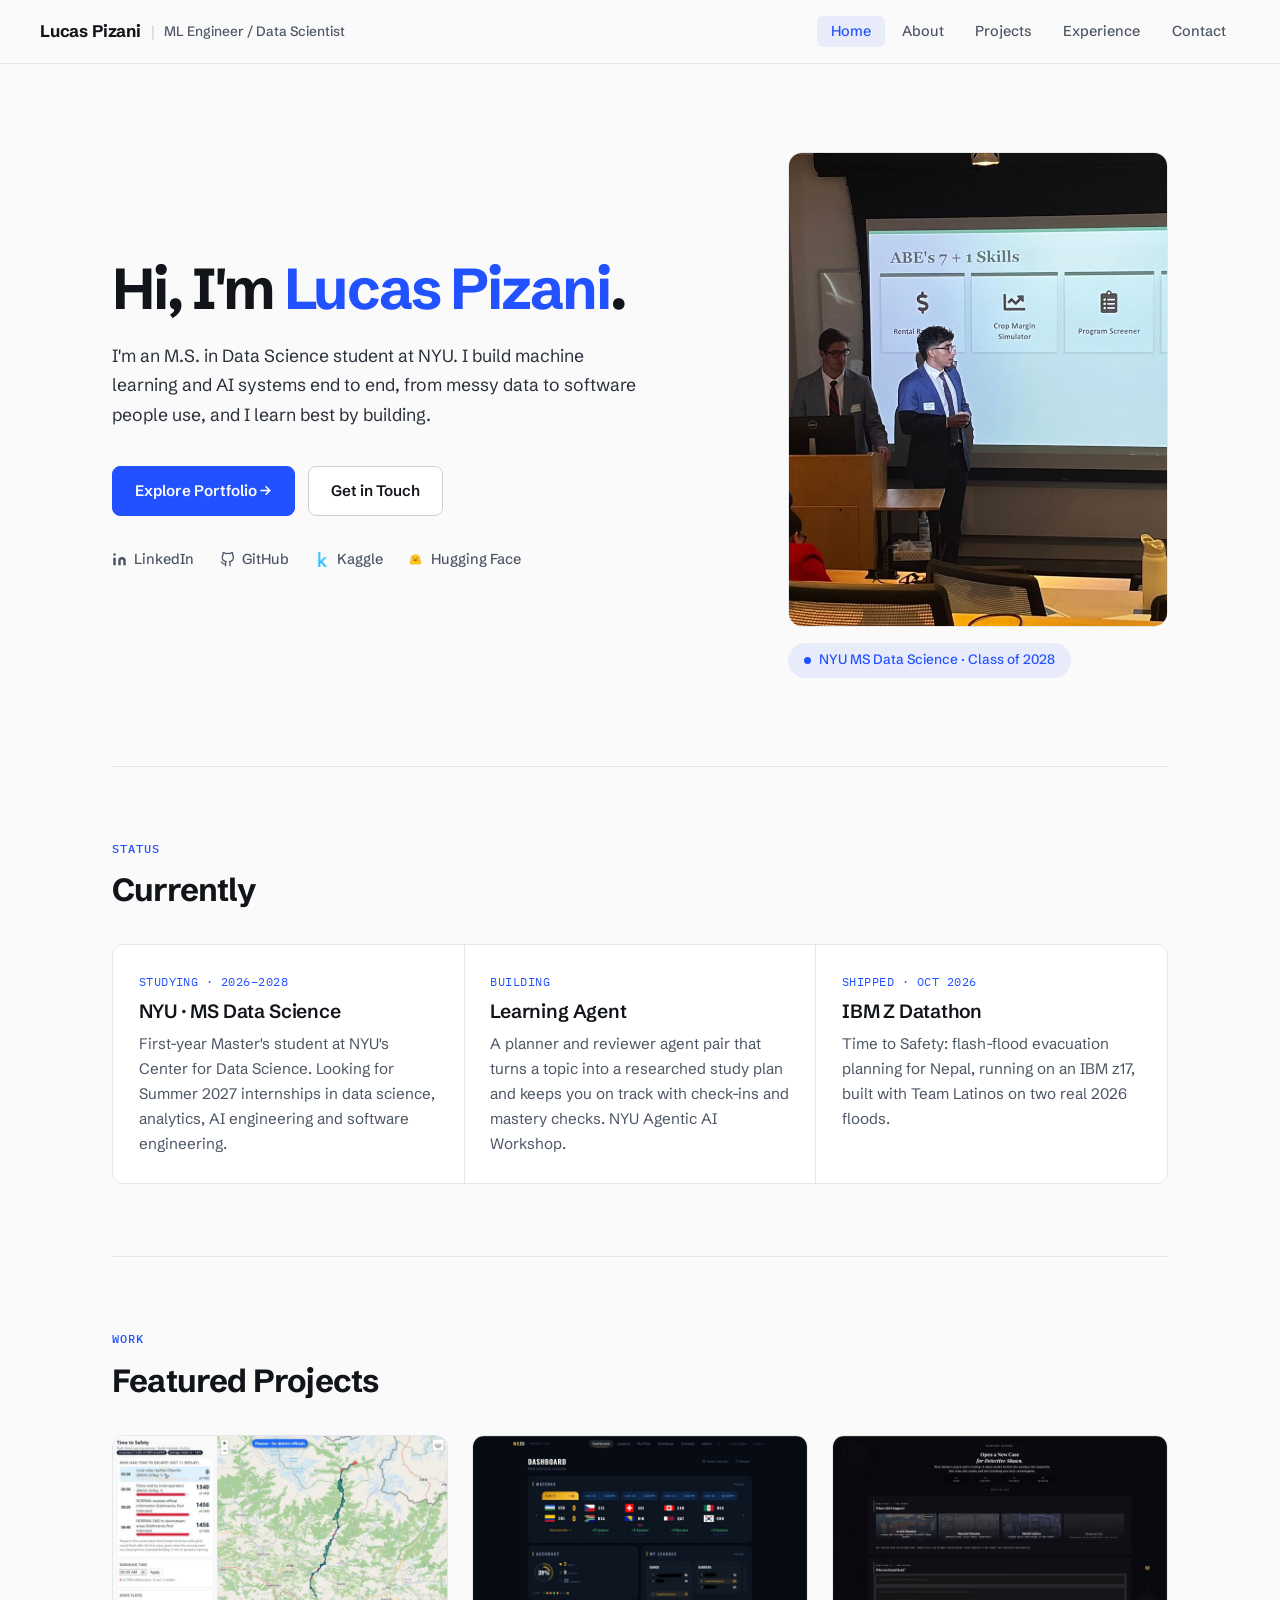
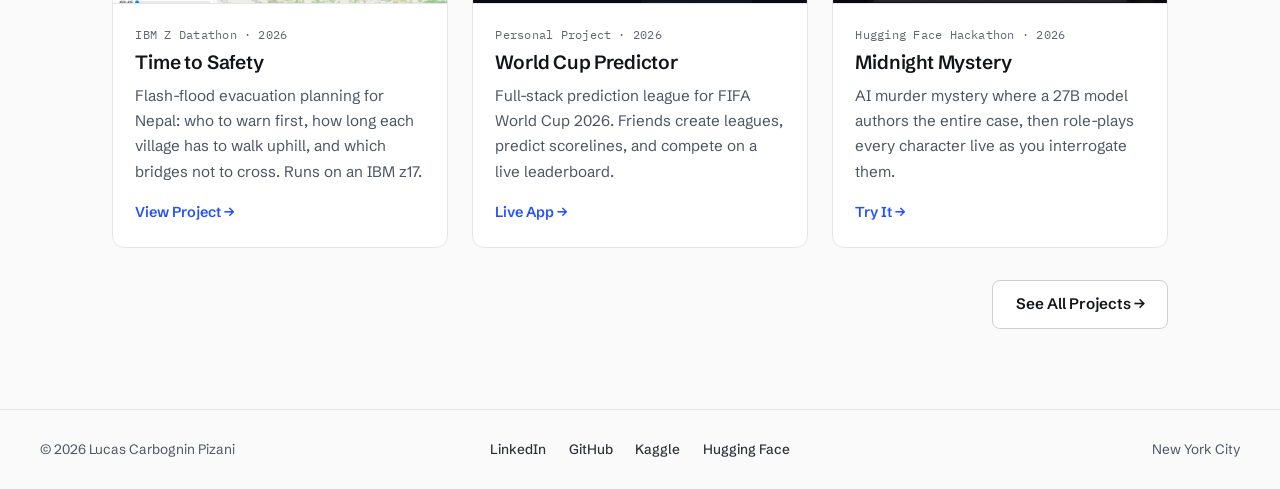
<file: index.html>
<!DOCTYPE html>
<html lang="en">

<head>
  <meta charset="UTF-8" />
  <meta name="viewport" content="width=device-width, initial-scale=1.0" />
  <!-- Google tag (gtag.js) -->
  <script async src="https://www.googletagmanager.com/gtag/js?id=G-XKRBLCZBWV"></script>
  <script>
    window.dataLayer = window.dataLayer || [];
    function gtag(){dataLayer.push(arguments);}
    gtag('js', new Date());

    gtag('config', 'G-XKRBLCZBWV');
  </script>
  <title>Lucas Pizani — ML Engineer / Data Scientist</title>
  <meta name="description"
    content="Lucas Pizani, ML engineer and data scientist and MS Data Science student at NYU. End-to-end ML pipelines, AI agents and Kaggle competitions." />
  <meta property="og:type" content="website" />
  <meta property="og:site_name" content="Lucas Pizani" />
  <meta property="og:title" content="Lucas Pizani — ML Engineer / Data Scientist" />
  <meta property="og:description"
    content="MS Data Science student at NYU building end-to-end ML pipelines and AI agents." />
  <meta property="og:url" content="https://lcpizani.github.io/" />
  <meta property="og:image" content="https://lcpizani.github.io/assets/profile_hero.jpg" />
  <meta name="twitter:card" content="summary" />
  <link rel="icon" href="favicon.svg" type="image/svg+xml" />
  <link rel="preconnect" href="https://fonts.googleapis.com" />
  <link rel="preconnect" href="https://fonts.gstatic.com" crossorigin />
  <link href="https://fonts.googleapis.com/css2?family=Schibsted+Grotesk:wght@400;500;600;700&family=IBM+Plex+Mono:wght@400;500&display=swap"
    rel="stylesheet" />
  <link rel="stylesheet" href="style.css" />
  <style>
    /* ── HERO ── */
    .hero {
      display: grid;
      grid-template-columns: 1fr 380px;
      gap: 5rem;
      align-items: center;
      padding: 2.5rem 0 1rem;
    }

    .hero h1 {
      margin-bottom: 1.4rem;
    }

    .hero-bio {
      font-size: 1.1rem;
      line-height: 1.7;
      max-width: 540px;
      margin-bottom: 2.2rem;
    }

    .hero-ctas {
      display: flex;
      gap: 0.8rem;
      flex-wrap: wrap;
      margin-bottom: 2rem;
    }

    .hero-links {
      display: flex;
      flex-wrap: wrap;
      gap: 0.6rem 1.6rem;
    }

    .hero-links a {
      font-size: 0.9rem;
      font-weight: 500;
      color: var(--muted);
      display: flex;
      align-items: center;
      gap: 0.45rem;
      transition: color 0.15s;
    }

    .hero-links a:hover {
      color: var(--accent);
    }

    .hero-links svg,
    .hero-links img {
      width: 15px;
      height: 15px;
      object-fit: contain;
    }

    /* ── PHOTO COLUMN ── */
    .hero-photo-col {
      display: flex;
      flex-direction: column;
      gap: 1rem;
    }

    .photo-frame {
      border-radius: 14px;
      overflow: hidden;
      aspect-ratio: 4/5;
      max-width: 100%;
      border: 1px solid var(--border);
    }

    .photo-frame img {
      width: 100%;
      height: 100%;
      object-fit: cover;
      object-position: center top;
      display: block;
    }

    .section-hr {
      height: 1px;
      background: var(--border);
      margin: 4.5rem 0;
    }

    /* ── CURRENTLY GRID ── */
    .block-head {
      margin-bottom: 1.8rem;
    }

    .currently-grid {
      display: grid;
      grid-template-columns: repeat(3, 1fr);
      gap: 1px;
      background: var(--border);
      border: 1px solid var(--border);
      border-radius: 12px;
      overflow: hidden;
    }

    .ci {
      background: var(--surface);
      padding: 1.7rem 1.6rem;
    }

    .ci-label {
      font-family: var(--font-mono);
      font-size: 0.75rem;
      color: var(--accent);
      margin-bottom: 0.5rem;
      letter-spacing: 0.04em;
      text-transform: uppercase;
    }

    .ci-title {
      font-weight: 600;
      font-size: 1.2rem;
      letter-spacing: -0.01em;
      color: var(--ink);
      margin-bottom: 0.4rem;
      line-height: 1.3;
    }

    .ci-body {
      font-size: 0.95rem;
      color: var(--muted);
      line-height: 1.65;
    }

    /* ── FEATURED PROJECT CARDS ── */
    .feat-grid {
      display: grid;
      grid-template-columns: repeat(3, 1fr);
      gap: 1.5rem;
      margin-bottom: 2rem;
    }

    .feat-card {
      background: var(--surface);
      border: 1px solid var(--border);
      border-radius: 12px;
      overflow: hidden;
      display: flex;
      flex-direction: column;
    }

    .feat-thumb {
      height: 168px;
      overflow: hidden;
      flex-shrink: 0;
      border-bottom: 1px solid var(--border);
      background: var(--surface-2);
    }

    .feat-thumb img {
      width: 100%;
      height: 100%;
      object-fit: cover;
      object-position: top;
      display: block;
    }

    .feat-body {
      padding: 1.3rem 1.4rem 1.4rem;
      display: flex;
      flex-direction: column;
      flex: 1;
    }

    .feat-cat {
      font-family: var(--font-mono);
      font-size: 0.75rem;
      color: var(--muted-2);
      letter-spacing: 0.02em;
      margin-bottom: 0.4rem;
    }

    .feat-title {
      font-size: 1.2rem;
      font-weight: 600;
      letter-spacing: -0.01em;
      color: var(--ink);
      line-height: 1.3;
      margin-bottom: 0.5rem;
    }

    .feat-desc {
      font-size: 0.95rem;
      color: var(--muted);
      line-height: 1.65;
      flex: 1;
      margin-bottom: 1.1rem;
    }

    .feat-btn {
      font-size: 0.9rem;
      font-weight: 600;
      color: var(--accent);
      align-self: flex-start;
      transition: color 0.15s;
    }

    .feat-btn:hover {
      color: var(--accent-hover);
      text-decoration: underline;
      text-underline-offset: 3px;
    }

    .view-all-row {
      display: flex;
      justify-content: flex-end;
    }

    /* ── RESPONSIVE ── */
    @media (max-width: 980px) {
      .hero {
        grid-template-columns: 1fr;
        gap: 2.5rem;
        padding-top: 1rem;
      }

      .hero-photo-col {
        order: -1;
        max-width: 360px;
      }

      .photo-frame {
        aspect-ratio: 1 / 1;
      }

      .currently-grid {
        grid-template-columns: 1fr;
      }

      .feat-grid {
        grid-template-columns: 1fr 1fr;
      }
    }

    @media (max-width: 600px) {
      .feat-grid {
        grid-template-columns: 1fr;
      }

      .view-all-row {
        justify-content: flex-start;
      }
    }
  </style>
</head>

<body>
  <nav>
    <a class="nav-brand" href="index.html">
      <span class="nav-name">Lucas Pizani</span>
      <span class="nav-sep">|</span>
      <span class="nav-role">ML Engineer / Data Scientist</span>
    </a>
    <ul class="nav-links">
      <li><a href="index.html" class="active">Home</a></li>
      <li><a href="about.html">About</a></li>
      <li><a href="projects.html">Projects</a></li>
      <li><a href="experience.html">Experience</a></li>
      <li><a href="contact.html">Contact</a></li>
    </ul>
    <button class="nav-burger" aria-label="Toggle menu" aria-expanded="false">
      <span></span>
      <span></span>
      <span></span>
    </button>
  </nav>

  <div class="page">
    <!-- ── HERO ── -->
    <div class="hero">
      <div class="hero-text">
        <h1 class="fade">Hi, I'm <span class="accent">Lucas Pizani</span>.</h1>
        <p class="hero-bio fade-2">
          I'm an M.S. in Data Science student at NYU. I build machine learning and AI systems end to end,
          from messy data to software people use, and I learn best by building.
        </p>

        <div class="hero-ctas fade-3">
          <a class="btn btn-primary" href="projects.html" data-track="hero: explore portfolio">Explore Portfolio →</a>
          <a class="btn btn-outline" href="contact.html" data-track="hero: get in touch">Get in Touch</a>
        </div>

        <div class="hero-links fade-4">
          <a href="https://linkedin.com/in/lucas-c-pizani" target="_blank" rel="noopener">
            <svg viewBox="0 0 24 24" fill="currentColor" aria-hidden="true">
              <path d="M16 8a6 6 0 016 6v7h-4v-7a2 2 0 00-2-2 2 2 0 00-2 2v7h-4v-7a6 6 0 016-6zM2 9h4v12H2z" />
              <circle cx="4" cy="4" r="2" />
            </svg>
            LinkedIn
          </a>
          <a href="https://github.com/lcpizani" target="_blank" rel="noopener">
            <svg viewBox="0 0 24 24" fill="none" stroke="currentColor" stroke-width="2" stroke-linecap="round"
              stroke-linejoin="round" aria-hidden="true">
              <path
                d="M9 19c-5 1.5-5-2.5-7-3m14 6v-3.87a3.37 3.37 0 00-.94-2.61c3.14-.35 6.44-1.54 6.44-7A5.44 5.44 0 0020 4.77 5.07 5.07 0 0019.91 1S18.73.65 16 2.48a13.38 13.38 0 00-7 0C6.27.65 5.09 1 5.09 1A5.07 5.07 0 005 4.77a5.44 5.44 0 00-1.5 3.78c0 5.42 3.3 6.61 6.44 7A3.37 3.37 0 009 18.13V22" />
            </svg>
            GitHub
          </a>
          <a href="https://kaggle.com/lucascarbogninpizani" target="_blank" rel="noopener">
            <img src="assets/kaggle.png" alt="">
            Kaggle
          </a>
          <a href="https://huggingface.co/lcpizani" target="_blank" rel="noopener">
            <img src="assets/huggingface.png" alt="">
            Hugging Face
          </a>
        </div>
      </div>

      <div class="hero-photo-col fade-3">
        <div class="photo-frame">
          <img src="assets/profile_hero.jpg" alt="Lucas Pizani presenting" width="954"
            height="897" />
        </div>
        <div class="avail-pill nyu">
          <div class="avail-dot"></div>
          NYU MS Data Science · Class of 2028
        </div>
      </div>
    </div>

    <div class="section-hr"></div>

    <!-- ── CURRENTLY ── -->
    <div class="fade-5">
      <div class="block-head">
        <div class="section-label">Status</div>
        <div class="section-head">Currently</div>
      </div>
      <div class="currently-grid">
        <div class="ci">
          <div class="ci-label">Studying · 2026–2028</div>
          <div class="ci-title">NYU · MS Data Science</div>
          <div class="ci-body">First-year Master's student at NYU's Center for Data Science. Looking for Summer 2027
            internships in data science, analytics, AI engineering and software engineering.</div>
        </div>
        <div class="ci">
          <div class="ci-label">Building</div>
          <div class="ci-title">Learning Agent</div>
          <div class="ci-body">A planner and reviewer agent pair that turns a topic into a researched study plan and
            keeps you on track with check-ins and mastery checks. NYU Agentic AI Workshop.</div>
        </div>
        <div class="ci">
          <div class="ci-label">Shipped · Oct 2026</div>
          <div class="ci-title">IBM Z Datathon</div>
          <div class="ci-body">Time to Safety: flash-flood evacuation planning for Nepal, running on an IBM z17, built
            with Team Latinos on two real 2026 floods.</div>
        </div>
      </div>
    </div>

    <div class="section-hr"></div>

    <!-- ── FEATURED PROJECTS ── -->
    <div class="fade-5">
      <div class="block-head">
        <div class="section-label">Work</div>
        <div class="section-head">Featured Projects</div>
      </div>
      <div class="feat-grid">
        <div class="feat-card">
          <div class="feat-thumb">
            <img src="assets/screenshot_evac.jpg" alt="Time to Safety flood warning planner" loading="lazy" />
          </div>
          <div class="feat-body">
            <div class="feat-cat">IBM Z Datathon · 2026</div>
            <div class="feat-title">Time to Safety</div>
            <p class="feat-desc">Flash-flood evacuation planning for Nepal: who to warn first, how long each village has
              to walk uphill, and which bridges not to cross. Runs on an IBM z17.</p>
            <a href="https://github.com/larubiano0/evac-ai" target="_blank" rel="noopener" class="feat-btn"
              data-track="featured: time to safety">View Project →</a>
          </div>
        </div>
        <div class="feat-card">
          <div class="feat-thumb">
            <img src="assets/screenshot_wc.jpg" alt="World Cup Predictor" loading="lazy" />
          </div>
          <div class="feat-body">
            <div class="feat-cat">Personal Project · 2026</div>
            <div class="feat-title">World Cup Predictor</div>
            <p class="feat-desc">Full-stack prediction league for FIFA World Cup 2026. Friends create leagues, predict
              scorelines, and compete on a live leaderboard.</p>
            <a href="https://wcfootballpredictions.com" target="_blank" rel="noopener" class="feat-btn"
              data-track="featured: world cup predictor">Live App →</a>
          </div>
        </div>
        <div class="feat-card">
          <div class="feat-thumb">
            <img src="assets/screenshot_mm.jpg" alt="Midnight Mystery" loading="lazy" />
          </div>
          <div class="feat-body">
            <div class="feat-cat">Hugging Face Hackathon · 2026</div>
            <div class="feat-title">Midnight Mystery</div>
            <p class="feat-desc">AI murder mystery where a 27B model authors the entire case, then role-plays every
              character live as you interrogate them.</p>
            <a href="https://huggingface.co/spaces/lcpizani/midnight_mystery_space" target="_blank" rel="noopener"
              class="feat-btn" data-track="featured: midnight mystery">Try It →</a>
          </div>
        </div>
      </div>
      <div class="view-all-row">
        <a class="btn btn-outline" href="projects.html" data-track="home: see all projects">See All Projects →</a>
      </div>
    </div>

  </div>

  <footer>
    <span>© 2026 Lucas Carbognin Pizani</span>
    <div class="footer-links">
      <a href="https://linkedin.com/in/lucas-c-pizani" target="_blank" rel="noopener">LinkedIn</a>
      <a href="https://github.com/lcpizani" target="_blank" rel="noopener">GitHub</a>
      <a href="https://kaggle.com/lucascarbogninpizani" target="_blank" rel="noopener">Kaggle</a>
      <a href="https://huggingface.co/lcpizani" target="_blank" rel="noopener">Hugging Face</a>
    </div>
    <span class="footer-loc">New York City</span>
  </footer>
  <script src="nav.js"></script>
</body>

</html>
</file>
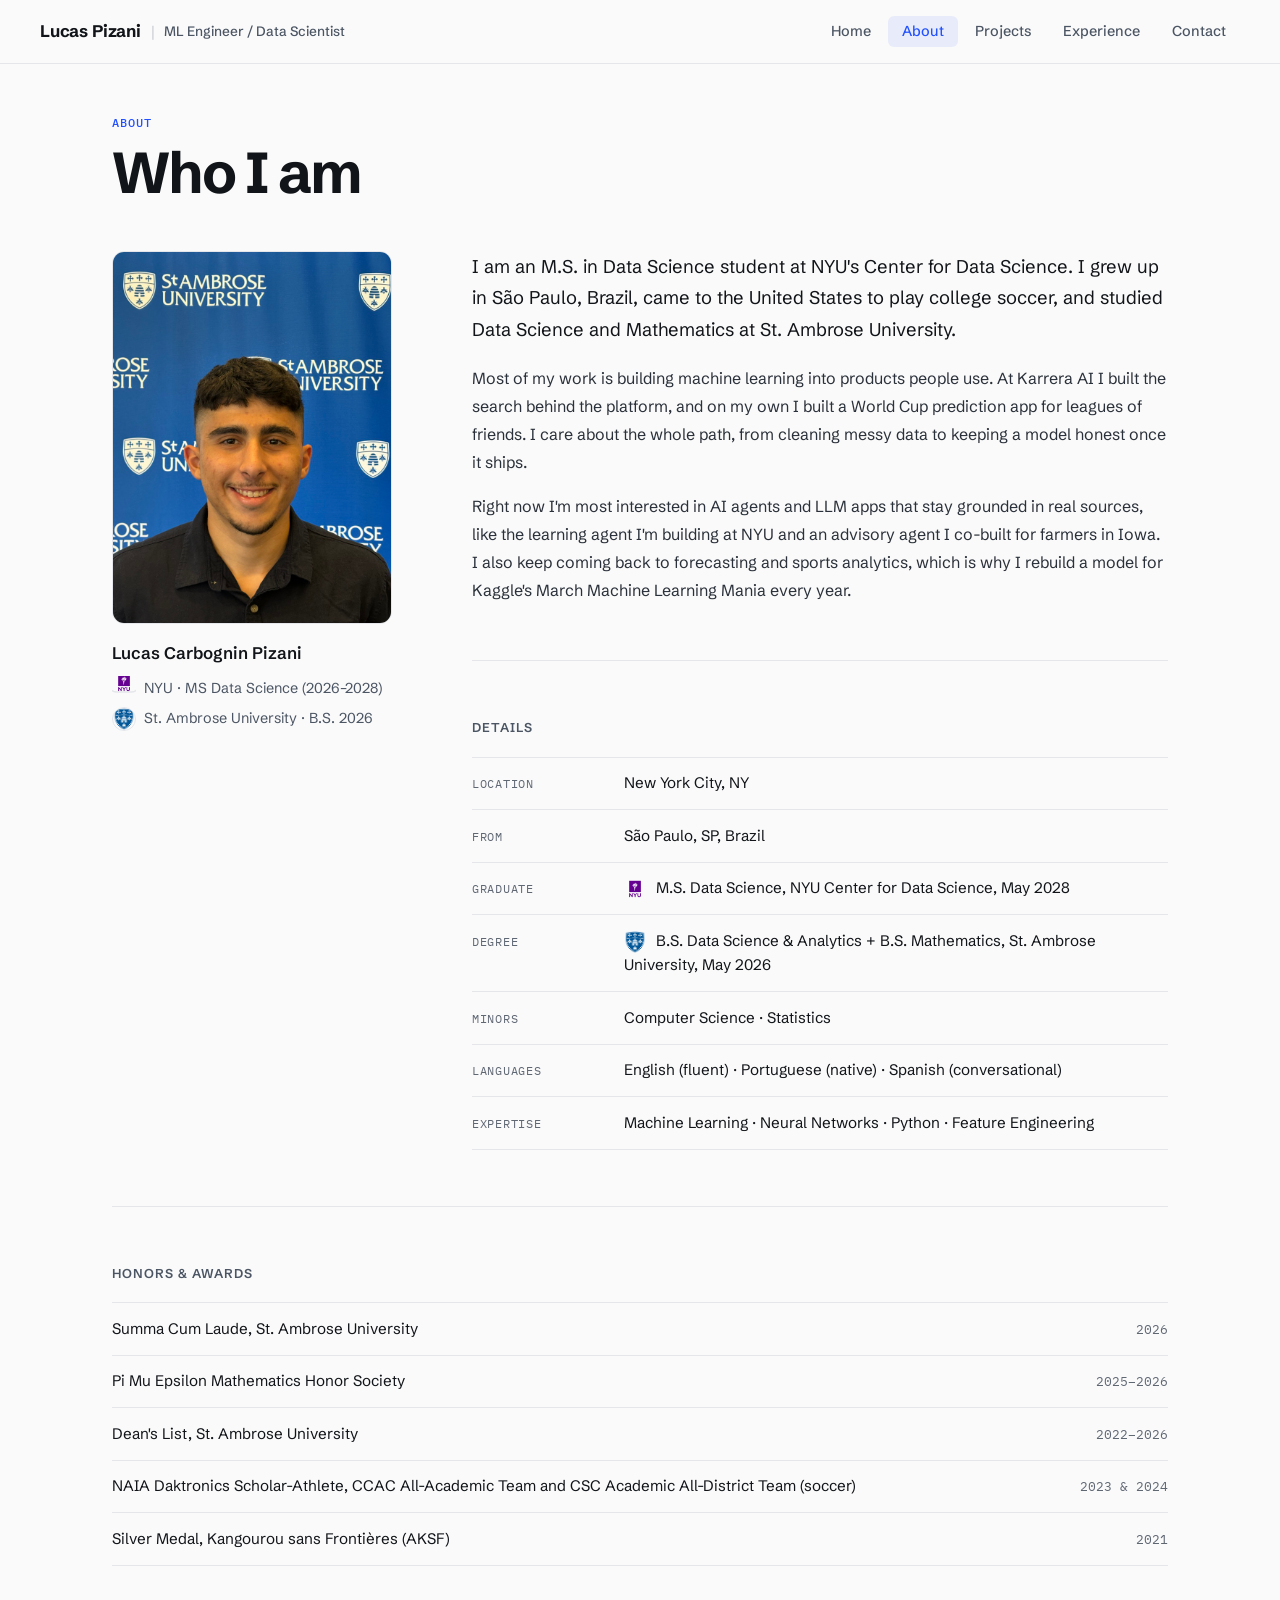
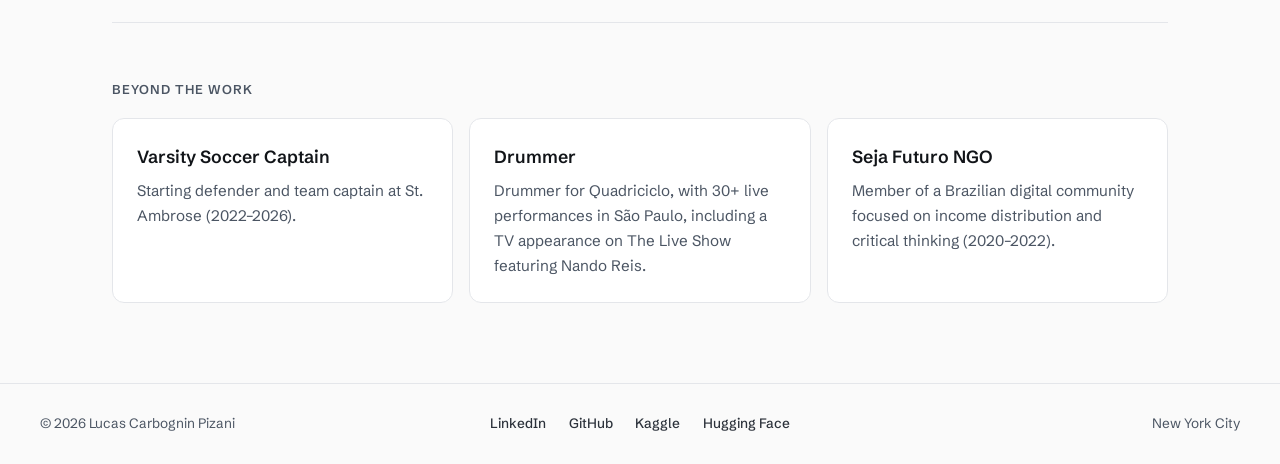
<file: about.html>
<!DOCTYPE html>
<html lang="en">

<head>
  <meta charset="UTF-8" />
  <meta name="viewport" content="width=device-width, initial-scale=1.0" />
  <!-- Google tag (gtag.js) -->
  <script async src="https://www.googletagmanager.com/gtag/js?id=G-XKRBLCZBWV"></script>
  <script>
    window.dataLayer = window.dataLayer || [];
    function gtag(){dataLayer.push(arguments);}
    gtag('js', new Date());

    gtag('config', 'G-XKRBLCZBWV');
  </script>
  <title>About — Lucas Pizani</title>
  <meta name="description"
    content="About Lucas Pizani: MS Data Science student at NYU, Summa Cum Laude graduate of St. Ambrose University in Data Science & Analytics and Mathematics." />
  <meta property="og:type" content="website" />
  <meta property="og:site_name" content="Lucas Pizani" />
  <meta property="og:title" content="About — Lucas Pizani" />
  <meta property="og:description"
    content="MS Data Science student at NYU who likes owning the full ML pipeline, from messy data to production." />
  <meta property="og:url" content="https://lcpizani.github.io/about.html" />
  <meta property="og:image" content="https://lcpizani.github.io/assets/profile_hero.jpg" />
  <meta name="twitter:card" content="summary" />
  <link rel="icon" href="favicon.svg" type="image/svg+xml" />
  <link rel="preconnect" href="https://fonts.googleapis.com" />
  <link rel="preconnect" href="https://fonts.gstatic.com" crossorigin />
  <link href="https://fonts.googleapis.com/css2?family=Schibsted+Grotesk:wght@400;500;600;700&family=IBM+Plex+Mono:wght@400;500&display=swap"
    rel="stylesheet" />
  <link rel="stylesheet" href="style.css" />
  <style>
    .about-grid {
      display: grid;
      grid-template-columns: 280px 1fr;
      gap: 5rem;
      align-items: start;
      margin-bottom: 1rem;
    }

    .about-photo {
      position: sticky;
      top: 96px;
    }

    .about-photo img {
      width: 100%;
      height: auto;
      border-radius: 12px;
      border: 1px solid var(--border);
      display: block;
      margin-bottom: 1rem;
    }

    .about-photo-meta {
      font-size: 0.9rem;
      color: var(--muted);
      line-height: 1.6;
    }

    .about-photo-meta strong {
      font-size: 1.05rem;
      color: var(--ink);
      font-weight: 600;
      display: block;
      margin-bottom: 0.6rem;
    }

    .meta-org {
      display: flex;
      align-items: center;
      gap: 0.5rem;
      margin-bottom: 0.4rem;
    }

    .meta-org .logo-chip {
      --chip: 24px;
    }

    .info-val .logo-chip {
      --chip: 22px;
      margin-right: 0.4rem;
    }

    .about-text .lead {
      font-size: 1.15rem;
      color: var(--ink);
      line-height: 1.7;
      margin-bottom: 1.2rem;
    }

    .about-text p {
      margin-bottom: 1rem;
    }

    /* info list */
    .info-list {
      display: flex;
      flex-direction: column;
      border-top: 1px solid var(--border);
    }

    .info-row {
      display: flex;
      gap: 2rem;
      padding: 0.85rem 0;
      border-bottom: 1px solid var(--border);
      align-items: baseline;
    }

    .info-label {
      font-family: var(--font-mono);
      font-size: 0.75rem;
      text-transform: uppercase;
      letter-spacing: 0.06em;
      color: var(--muted-2);
      width: 120px;
      flex-shrink: 0;
    }

    .info-val {
      font-size: 0.95rem;
      color: var(--ink);
      min-width: 0;
    }

    /* honors */
    .honors-list {
      display: flex;
      flex-direction: column;
      border-top: 1px solid var(--border);
    }

    .honor-row {
      display: flex;
      justify-content: space-between;
      align-items: baseline;
      gap: 1rem;
      padding: 0.85rem 0;
      border-bottom: 1px solid var(--border);
    }

    .honor-name {
      font-size: 0.95rem;
      color: var(--ink);
    }

    .honor-year {
      font-family: var(--font-mono);
      font-size: 0.8rem;
      color: var(--muted-2);
      white-space: nowrap;
    }

    /* beyond */
    .beyond-grid {
      display: grid;
      grid-template-columns: repeat(3, 1fr);
      gap: 1rem;
    }

    .beyond-card {
      background: var(--surface);
      border: 1px solid var(--border);
      border-radius: 12px;
      padding: 1.5rem;
    }

    .bc-title {
      font-weight: 600;
      font-size: 1.1rem;
      color: var(--ink);
      margin-bottom: 0.4rem;
    }

    .bc-body {
      font-size: 0.95rem;
      color: var(--muted);
      line-height: 1.65;
    }

    @media (max-width: 900px) {
      .about-grid {
        grid-template-columns: 1fr;
        gap: 2rem;
      }

      .about-photo {
        position: static;
        max-width: 320px;
      }

      .beyond-grid {
        grid-template-columns: 1fr;
      }
    }

    @media (max-width: 560px) {
      .info-row {
        flex-direction: column;
        gap: 0.2rem;
      }
    }
  </style>
</head>

<body>
  <nav>
    <a class="nav-brand" href="index.html">
      <span class="nav-name">Lucas Pizani</span>
      <span class="nav-sep">|</span>
      <span class="nav-role">ML Engineer / Data Scientist</span>
    </a>
    <ul class="nav-links">
      <li><a href="index.html">Home</a></li>
      <li><a href="about.html" class="active">About</a></li>
      <li><a href="projects.html">Projects</a></li>
      <li><a href="experience.html">Experience</a></li>
      <li><a href="contact.html">Contact</a></li>
    </ul>
    <button class="nav-burger" aria-label="Toggle menu" aria-expanded="false">
      <span></span>
      <span></span>
      <span></span>
    </button>
  </nav>

  <div class="page">
    <p class="eyebrow fade">About</p>
    <h1 class="fade-2" style="margin-bottom:3rem;">Who I am</h1>

    <div class="about-grid">
      <div class="about-photo fade-3">
        <img src="assets/profile_pic.jpeg" alt="Lucas Pizani" width="768" height="1024" />
        <div class="about-photo-meta">
          <strong>Lucas Carbognin Pizani</strong>
          <div class="meta-org">
            <span class="logo-chip"><img src="assets/nyu.png" alt="NYU" onerror="this.remove()"
                style="transform: scale(1.4);"></span>
            <span>NYU · MS Data Science (2026–2028)</span>
          </div>
          <div class="meta-org">
            <span class="logo-chip"><img src="assets/sau.png" alt="St. Ambrose" onerror="this.remove()"></span>
            <span>St. Ambrose University · B.S. 2026</span>
          </div>
        </div>
      </div>

      <div class="about-text fade-3">
        <p class="lead">I am an M.S. in Data Science student at NYU's Center for Data Science. I grew up in São Paulo,
          Brazil, came to the United States to play college soccer, and studied Data Science and Mathematics at
          St. Ambrose University.</p>
        <p>Most of my work is building machine learning into products people use. At Karrera AI I built the search
          behind the platform, and on my own I built a World Cup prediction app for leagues of friends. I care about
          the whole path, from cleaning messy data to keeping a model honest once it ships.</p>
        <p>Right now I'm most interested in AI agents and LLM apps that stay grounded in real sources, like the
          learning agent I'm building at NYU and an advisory agent I co-built for farmers in Iowa. I also keep coming
          back to forecasting and sports analytics, which is why I rebuild a model for Kaggle's March Machine Learning
          Mania every year.</p>

        <div class="divider"></div>

        <h3>Details</h3>
        <div class="info-list fade-4">
          <div class="info-row"><span class="info-label">Location</span><span class="info-val">New York City, NY</span>
          </div>
          <div class="info-row"><span class="info-label">From</span><span class="info-val">São Paulo, SP, Brazil</span>
          </div>
          <div class="info-row"><span class="info-label">Graduate</span><span class="info-val">
              <span class="logo-chip"><img src="assets/nyu.png" alt="NYU" onerror="this.remove()"
                  style="transform: scale(1.4);"></span>
              M.S. Data Science, NYU Center for Data Science, May 2028</span></div>
          <div class="info-row"><span class="info-label">Degree</span><span class="info-val">
              <span class="logo-chip"><img src="assets/sau.png" alt="St. Ambrose" onerror="this.remove()"></span>
              B.S. Data Science & Analytics + B.S. Mathematics, St. Ambrose University, May 2026</span></div>
          <div class="info-row"><span class="info-label">Minors</span><span class="info-val">Computer Science ·
              Statistics</span></div>
          <div class="info-row"><span class="info-label">Languages</span><span class="info-val">English (fluent) ·
              Portuguese (native) · Spanish (conversational)</span></div>
          <div class="info-row"><span class="info-label">Expertise</span><span class="info-val">Machine Learning ·
              Neural Networks · Python · Feature Engineering</span></div>
        </div>
      </div>
    </div>

    <div class="divider"></div>

    <h3 class="fade-4">Honors & Awards</h3>
    <div class="honors-list fade-4">
      <div class="honor-row"><span class="honor-name">Summa Cum Laude, St. Ambrose University</span><span
          class="honor-year">2026</span></div>
      <div class="honor-row"><span class="honor-name">Pi Mu Epsilon Mathematics Honor Society</span><span
          class="honor-year">2025–2026</span></div>
      <div class="honor-row"><span class="honor-name">Dean's List, St. Ambrose University</span><span
          class="honor-year">2022–2026</span></div>
      <div class="honor-row"><span class="honor-name">NAIA Daktronics Scholar-Athlete, CCAC All-Academic Team and CSC
          Academic All-District Team (soccer)</span><span class="honor-year">2023 & 2024</span></div>
      <div class="honor-row"><span class="honor-name">Silver Medal, Kangourou sans Frontières (AKSF)</span><span
          class="honor-year">2021</span></div>
    </div>

    <div class="divider"></div>

    <h3 class="fade-5">Beyond the work</h3>
    <div class="beyond-grid fade-5">
      <div class="beyond-card">
        <div class="bc-title">Varsity Soccer Captain</div>
        <div class="bc-body">Starting defender and team captain at St. Ambrose (2022–2026).</div>
      </div>
      <div class="beyond-card">
        <div class="bc-title">Drummer</div>
        <div class="bc-body">Drummer for Quadriciclo, with 30+ live performances in São Paulo, including a TV appearance on
          The Live Show featuring Nando Reis.</div>
      </div>
      <div class="beyond-card">
        <div class="bc-title">Seja Futuro NGO</div>
        <div class="bc-body">Member of a Brazilian digital community focused on income distribution and critical
          thinking (2020–2022).</div>
      </div>
    </div>
  </div>

  <footer>
    <span>© 2026 Lucas Carbognin Pizani</span>
    <div class="footer-links">
      <a href="https://linkedin.com/in/lucas-c-pizani" target="_blank" rel="noopener">LinkedIn</a>
      <a href="https://github.com/lcpizani" target="_blank" rel="noopener">GitHub</a>
      <a href="https://kaggle.com/lucascarbogninpizani" target="_blank" rel="noopener">Kaggle</a>
      <a href="https://huggingface.co/lcpizani" target="_blank" rel="noopener">Hugging Face</a>
    </div>
    <span class="footer-loc">New York City</span>
  </footer>
  <script src="nav.js"></script>
</body>

</html>
</file>
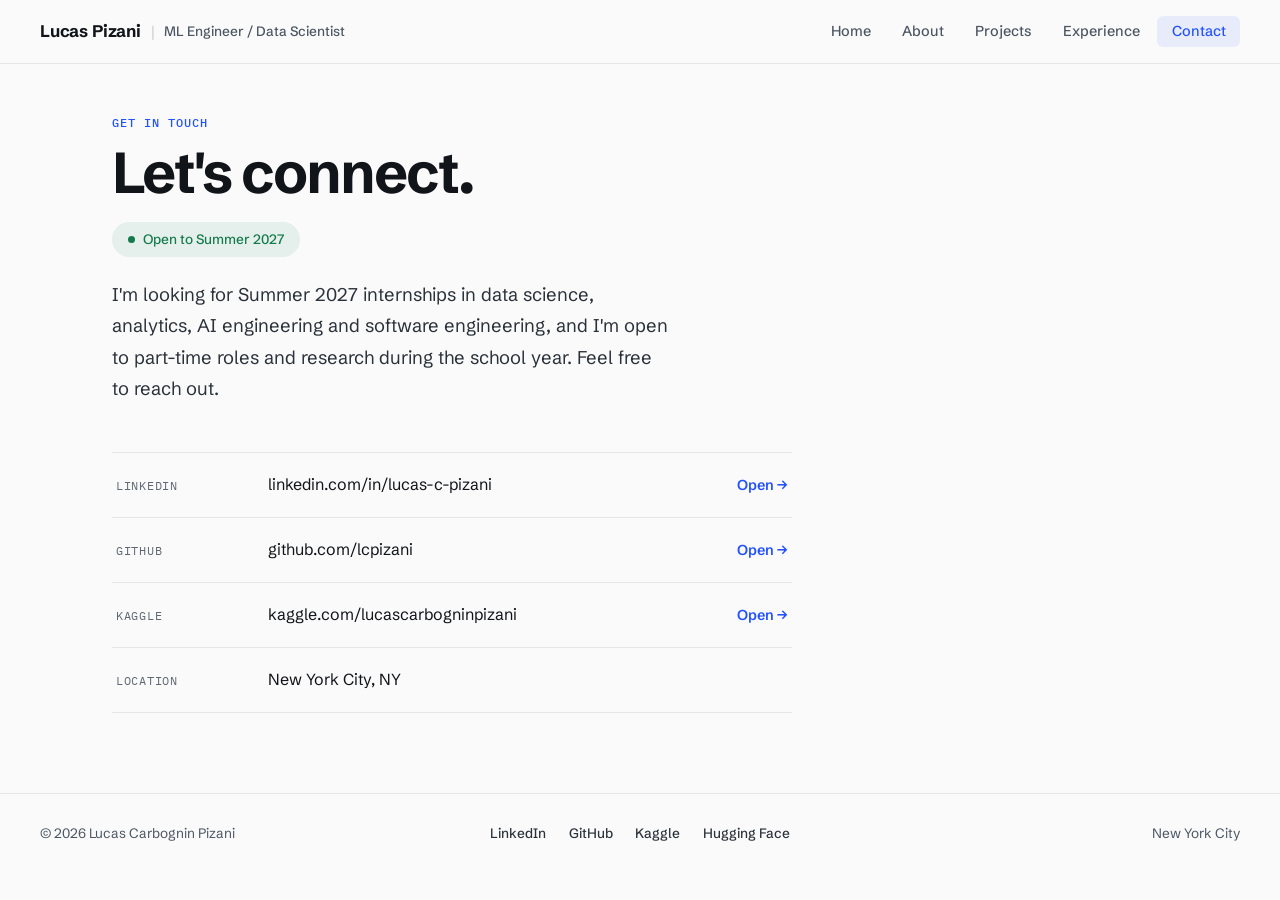
<file: contact.html>
<!DOCTYPE html>
<html lang="en">

<head>
  <meta charset="UTF-8" />
  <meta name="viewport" content="width=device-width, initial-scale=1.0" />
  <!-- Google tag (gtag.js) -->
  <script async src="https://www.googletagmanager.com/gtag/js?id=G-XKRBLCZBWV"></script>
  <script>
    window.dataLayer = window.dataLayer || [];
    function gtag(){dataLayer.push(arguments);}
    gtag('js', new Date());

    gtag('config', 'G-XKRBLCZBWV');
  </script>
  <title>Contact — Lucas Pizani</title>
  <meta name="description"
    content="Contact Lucas Pizani. Looking for Summer 2027 internships in data science, analytics, AI engineering and software engineering." />
  <meta property="og:type" content="website" />
  <meta property="og:site_name" content="Lucas Pizani" />
  <meta property="og:title" content="Contact — Lucas Pizani" />
  <meta property="og:description"
    content="Looking for Summer 2027 internships in data science, analytics, AI engineering and software engineering." />
  <meta property="og:url" content="https://lcpizani.github.io/contact.html" />
  <meta property="og:image" content="https://lcpizani.github.io/assets/profile_hero.jpg" />
  <meta name="twitter:card" content="summary" />
  <link rel="icon" href="favicon.svg" type="image/svg+xml" />
  <link rel="preconnect" href="https://fonts.googleapis.com" />
  <link rel="preconnect" href="https://fonts.gstatic.com" crossorigin />
  <link href="https://fonts.googleapis.com/css2?family=Schibsted+Grotesk:wght@400;500;600;700&family=IBM+Plex+Mono:wght@400;500&display=swap"
    rel="stylesheet" />
  <link rel="stylesheet" href="style.css" />
  <style>
    .contact-status {
      margin-bottom: 1.4rem;
    }

    .contact-intro {
      font-size: 1.15rem;
      line-height: 1.7;
      max-width: 560px;
      margin-bottom: 3rem;
    }

    .contact-list {
      display: flex;
      flex-direction: column;
      max-width: 680px;
    }

    .contact-row {
      display: grid;
      grid-template-columns: 120px 1fr auto;
      align-items: center;
      gap: 2rem;
      padding: 1.2rem 0.25rem;
      border-bottom: 1px solid var(--border);
    }

    .contact-row:first-child {
      border-top: 1px solid var(--border);
    }

    a.contact-row {
      transition: background 0.15s;
    }

    a.contact-row:hover {
      background: var(--surface-2);
    }

    a.contact-row:hover .contact-action {
      color: var(--accent-hover);
      text-decoration: underline;
      text-underline-offset: 3px;
    }

    .contact-label {
      font-family: var(--font-mono);
      font-size: 0.75rem;
      text-transform: uppercase;
      letter-spacing: 0.06em;
      color: var(--muted-2);
    }

    .contact-val {
      font-size: 1rem;
      color: var(--ink);
      min-width: 0;
      overflow-wrap: anywhere;
    }

    .contact-action {
      font-size: 0.9rem;
      font-weight: 600;
      color: var(--accent);
      white-space: nowrap;
    }

    @media (max-width: 640px) {
      .contact-row {
        grid-template-columns: 90px 1fr;
        gap: 1rem;
      }

      .contact-action {
        display: none;
      }
    }
  </style>
</head>

<body>
  <nav>
    <a class="nav-brand" href="index.html">
      <span class="nav-name">Lucas Pizani</span>
      <span class="nav-sep">|</span>
      <span class="nav-role">ML Engineer / Data Scientist</span>
    </a>
    <ul class="nav-links">
      <li><a href="index.html">Home</a></li>
      <li><a href="about.html">About</a></li>
      <li><a href="projects.html">Projects</a></li>
      <li><a href="experience.html">Experience</a></li>
      <li><a href="contact.html" class="active">Contact</a></li>
    </ul>
    <button class="nav-burger" aria-label="Toggle menu" aria-expanded="false">
      <span></span>
      <span></span>
      <span></span>
    </button>
  </nav>

  <div class="page">
    <p class="eyebrow fade">Get in touch</p>
    <h1 class="fade-2" style="margin-bottom:1.2rem;">Let's connect.</h1>
    <div class="avail-pill contact-status fade-3">
      <div class="avail-dot"></div>
      Open to Summer 2027
    </div>
    <p class="contact-intro fade-3">
      I'm looking for Summer 2027 internships in data science, analytics, AI engineering and software engineering,
      and I'm open to part-time roles and research during the school year. Feel free to reach out.
    </p>

    <div class="contact-list">
      <a class="contact-row fade-4" href="https://linkedin.com/in/lucas-c-pizani" target="_blank" rel="noopener"
        data-track="contact: linkedin">
        <span class="contact-label">LinkedIn</span>
        <span class="contact-val">linkedin.com/in/lucas-c-pizani</span>
        <span class="contact-action">Open →</span>
      </a>
      <a class="contact-row fade-4" href="https://github.com/lcpizani" target="_blank" rel="noopener"
        data-track="contact: github">
        <span class="contact-label">GitHub</span>
        <span class="contact-val">github.com/lcpizani</span>
        <span class="contact-action">Open →</span>
      </a>
      <a class="contact-row fade-4" href="https://kaggle.com/lucascarbogninpizani" target="_blank" rel="noopener"
        data-track="contact: kaggle">
        <span class="contact-label">Kaggle</span>
        <span class="contact-val">kaggle.com/lucascarbogninpizani</span>
        <span class="contact-action">Open →</span>
      </a>
      <div class="contact-row fade-5">
        <span class="contact-label">Location</span>
        <span class="contact-val">New York City, NY</span>
      </div>
    </div>
  </div>

  <footer>
    <span>© 2026 Lucas Carbognin Pizani</span>
    <div class="footer-links">
      <a href="https://linkedin.com/in/lucas-c-pizani" target="_blank" rel="noopener">LinkedIn</a>
      <a href="https://github.com/lcpizani" target="_blank" rel="noopener">GitHub</a>
      <a href="https://kaggle.com/lucascarbogninpizani" target="_blank" rel="noopener">Kaggle</a>
      <a href="https://huggingface.co/lcpizani" target="_blank" rel="noopener">Hugging Face</a>
    </div>
    <span class="footer-loc">New York City</span>
  </footer>
  <script src="nav.js"></script>
</body>

</html>
</file>
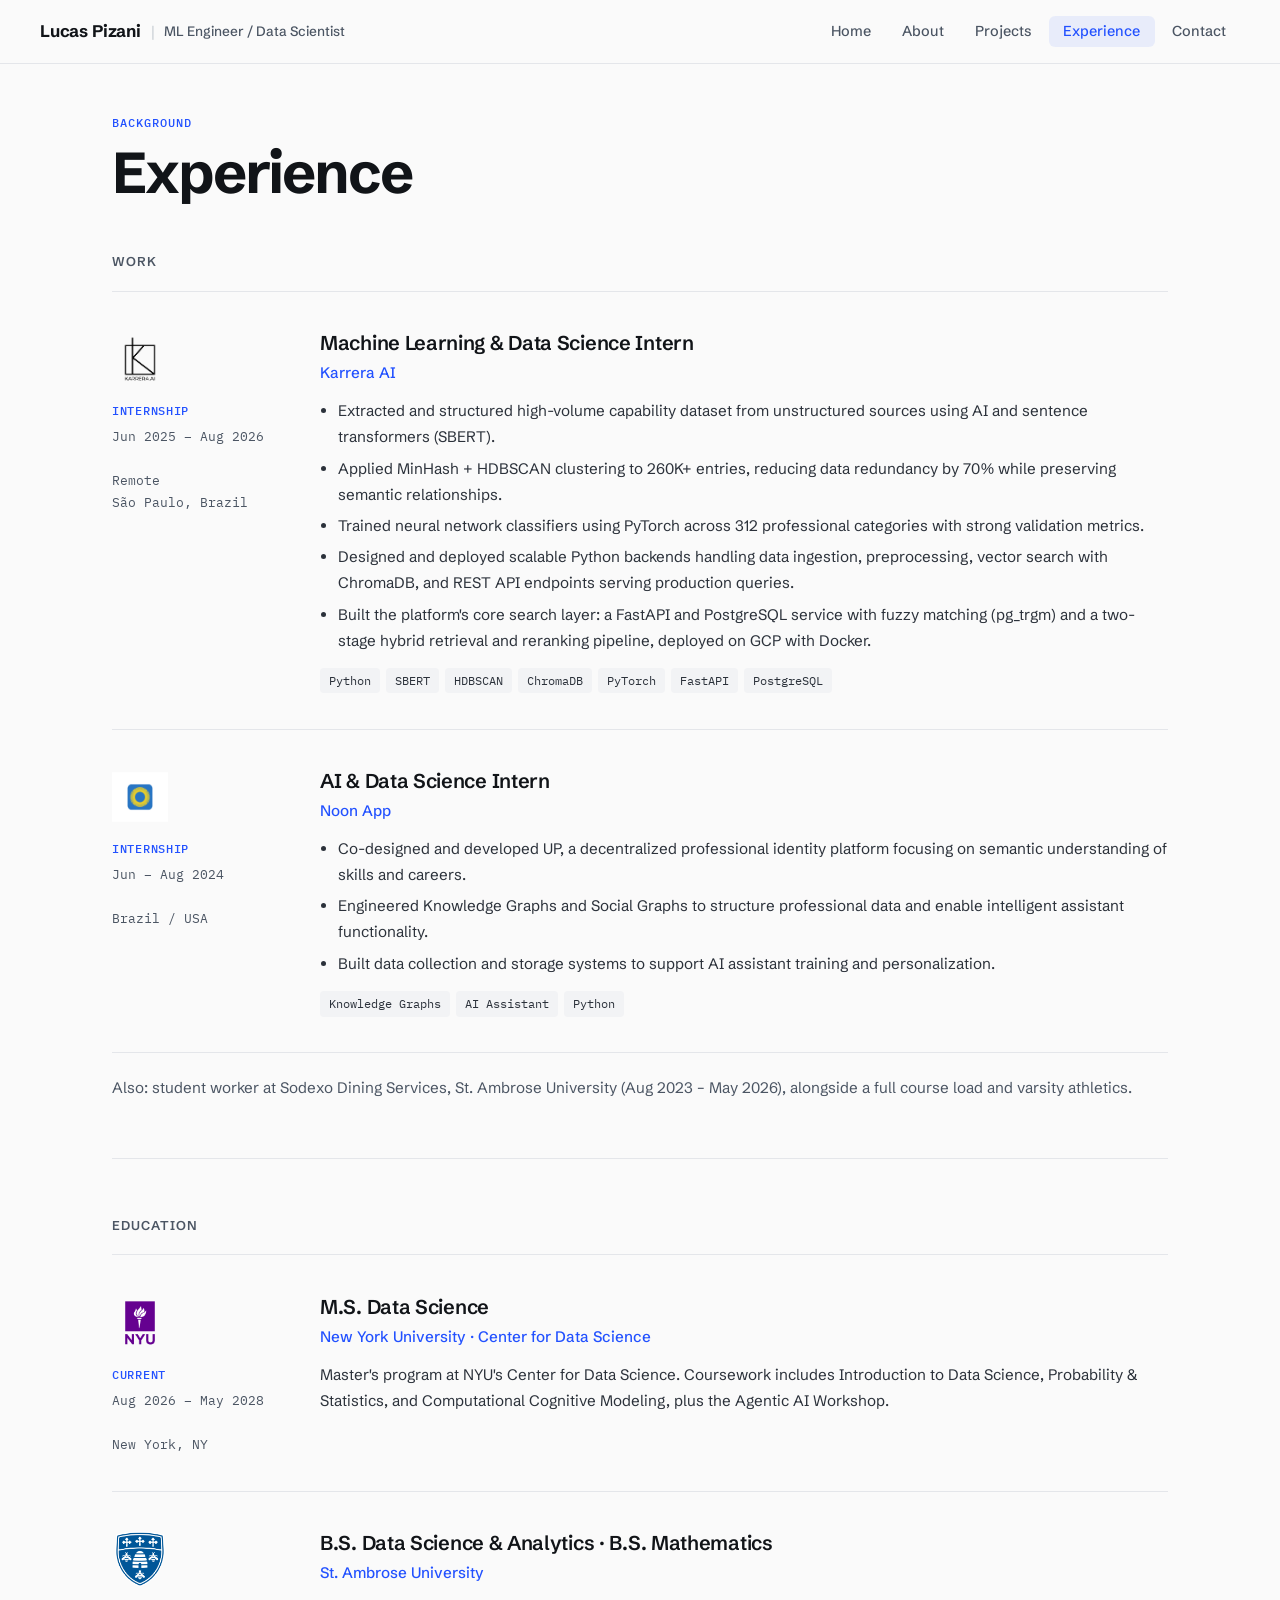
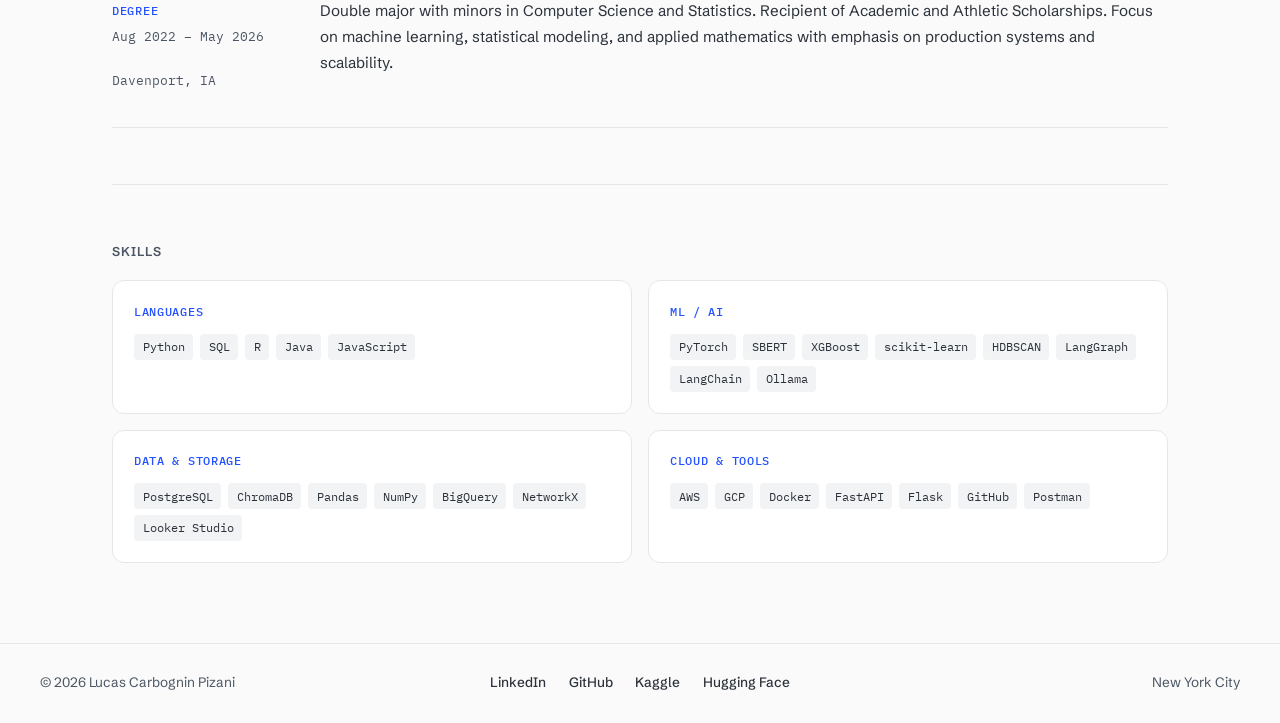
<file: experience.html>
<!DOCTYPE html>
<html lang="en">

<head>
  <meta charset="UTF-8" />
  <meta name="viewport" content="width=device-width, initial-scale=1.0" />
  <!-- Google tag (gtag.js) -->
  <script async src="https://www.googletagmanager.com/gtag/js?id=G-XKRBLCZBWV"></script>
  <script>
    window.dataLayer = window.dataLayer || [];
    function gtag(){dataLayer.push(arguments);}
    gtag('js', new Date());

    gtag('config', 'G-XKRBLCZBWV');
  </script>
  <title>Experience — Lucas Pizani</title>
  <meta name="description"
    content="Experience and education of Lucas Pizani: ML and data science internships at Karrera AI and Noon App, NYU MS Data Science, St. Ambrose University." />
  <meta property="og:type" content="website" />
  <meta property="og:site_name" content="Lucas Pizani" />
  <meta property="og:title" content="Experience — Lucas Pizani" />
  <meta property="og:description"
    content="ML and data science internships, NYU MS Data Science, and the skills behind them." />
  <meta property="og:url" content="https://lcpizani.github.io/experience.html" />
  <meta property="og:image" content="https://lcpizani.github.io/assets/profile_hero.jpg" />
  <meta name="twitter:card" content="summary" />
  <link rel="icon" href="favicon.svg" type="image/svg+xml" />
  <link rel="preconnect" href="https://fonts.googleapis.com" />
  <link rel="preconnect" href="https://fonts.gstatic.com" crossorigin />
  <link href="https://fonts.googleapis.com/css2?family=Schibsted+Grotesk:wght@400;500;600;700&family=IBM+Plex+Mono:wght@400;500&display=swap"
    rel="stylesheet" />
  <link rel="stylesheet" href="style.css" />
  <style>
    .exp-list {
      display: flex;
      flex-direction: column;
    }

    .exp-item {
      display: grid;
      grid-template-columns: 160px 1fr;
      gap: 3rem;
      padding: 2.2rem 0;
      border-bottom: 1px solid var(--border);
    }

    .exp-item:first-child {
      border-top: 1px solid var(--border);
    }

    .exp-date {
      font-family: var(--font-mono);
      font-size: 0.8rem;
      color: var(--muted);
      line-height: 1.7;
      padding-top: 0.25rem;
    }

    .exp-date .label {
      font-size: 0.75rem;
      font-weight: 500;
      text-transform: uppercase;
      letter-spacing: 0.06em;
      color: var(--accent);
      display: block;
      margin-bottom: 0.3rem;
    }

    .exp-date .logo-chip {
      --chip: 56px;
      display: flex;
      margin-bottom: 0.9rem;
    }

    .exp-role {
      font-weight: 600;
      font-size: 1.25rem;
      letter-spacing: -0.015em;
      color: var(--ink);
      margin-bottom: 0.15rem;
    }

    .exp-company {
      font-size: 0.95rem;
      color: var(--accent);
      font-weight: 500;
      margin-bottom: 0.8rem;
    }

    .exp-desc {
      font-size: 0.95rem;
      color: var(--ink-2);
      line-height: 1.7;
      min-width: 0;
    }

    .exp-desc ul {
      padding-left: 1.1rem;
    }

    .exp-desc li {
      margin-bottom: 0.35rem;
    }

    .exp-tags {
      display: flex;
      flex-wrap: wrap;
      gap: 0.4rem;
      margin-top: 0.9rem;
    }

    .exp-other {
      margin-top: 1.4rem;
      font-size: 0.95rem;
      color: var(--muted);
    }

    /* skills */
    .skills-grid {
      display: grid;
      grid-template-columns: 1fr 1fr;
      gap: 1rem;
    }

    .skill-group {
      background: var(--surface);
      border: 1px solid var(--border);
      border-radius: 12px;
      padding: 1.3rem;
    }

    .sg-label {
      font-family: var(--font-mono);
      font-size: 0.75rem;
      font-weight: 500;
      text-transform: uppercase;
      letter-spacing: 0.06em;
      color: var(--accent);
      margin-bottom: 0.8rem;
    }

    .sg-pills {
      display: flex;
      flex-wrap: wrap;
      gap: 0.4rem;
    }

    @media (max-width: 700px) {
      .exp-item {
        grid-template-columns: 1fr;
        gap: 0.5rem;
      }

      .exp-date .logo-chip {
        --chip: 44px;
      }

      .skills-grid {
        grid-template-columns: 1fr;
      }
    }
  </style>
</head>

<body>
  <nav>
    <a class="nav-brand" href="index.html">
      <span class="nav-name">Lucas Pizani</span>
      <span class="nav-sep">|</span>
      <span class="nav-role">ML Engineer / Data Scientist</span>
    </a>
    <ul class="nav-links">
      <li><a href="index.html">Home</a></li>
      <li><a href="about.html">About</a></li>
      <li><a href="projects.html">Projects</a></li>
      <li><a href="experience.html" class="active">Experience</a></li>
      <li><a href="contact.html">Contact</a></li>
    </ul>
    <button class="nav-burger" aria-label="Toggle menu" aria-expanded="false">
      <span></span>
      <span></span>
      <span></span>
    </button>
  </nav>

  <div class="page">
    <p class="eyebrow fade">Background</p>
    <h1 class="fade-2" style="margin-bottom:3rem;">Experience</h1>

    <h3 class="fade-2">Work</h3>
    <div class="exp-list">
      <div class="exp-item fade-3">
        <div class="exp-date">
          <span class="logo-chip"><img src="assets/karrera-ai.png" alt="Karrera AI" onerror="this.remove()"></span>
          <span class="label">Internship</span>Jun 2025 – Aug 2026<br><br>Remote<br>São Paulo, Brazil
        </div>
        <div>
          <div class="exp-role">Machine Learning & Data Science Intern</div>
          <div class="exp-company">Karrera AI</div>
          <div class="exp-desc">
            <ul>
              <li>Extracted and structured high-volume capability dataset from unstructured sources using AI and
                sentence transformers (SBERT).</li>
              <li>Applied MinHash + HDBSCAN clustering to 260K+ entries, reducing data redundancy by 70% while
                preserving semantic relationships.</li>
              <li>Trained neural network classifiers using PyTorch across 312 professional categories with strong
                validation metrics.</li>
              <li>Designed and deployed scalable Python backends handling data ingestion, preprocessing, vector search
                with ChromaDB, and REST API endpoints serving production queries.</li>
              <li>Built the platform's core search layer: a FastAPI and PostgreSQL service with fuzzy matching
                (pg_trgm) and a two-stage hybrid retrieval and reranking pipeline, deployed on GCP with Docker.</li>
            </ul>
          </div>
          <div class="exp-tags"><span class="tag">Python</span><span class="tag">SBERT</span><span
              class="tag">HDBSCAN</span><span class="tag">ChromaDB</span><span class="tag">PyTorch</span><span
              class="tag">FastAPI</span><span class="tag">PostgreSQL</span></div>
        </div>
      </div>

      <div class="exp-item fade-3">
        <div class="exp-date">
          <span class="logo-chip"><img src="assets/noonapp.jpeg" alt="Noon App" onerror="this.remove()"
              style="transform: scale(1.55);"></span>
          <span class="label">Internship</span>Jun – Aug 2024<br><br>Brazil / USA
        </div>
        <div>
          <div class="exp-role">AI & Data Science Intern</div>
          <div class="exp-company">Noon App</div>
          <div class="exp-desc">
            <ul>
              <li>Co-designed and developed UP, a decentralized professional identity platform focusing on semantic
                understanding of skills and careers.</li>
              <li>Engineered Knowledge Graphs and Social Graphs to structure professional data and enable intelligent
                assistant functionality.</li>
              <li>Built data collection and storage systems to support AI assistant training and personalization.</li>
            </ul>
          </div>
          <div class="exp-tags"><span class="tag">Knowledge Graphs</span><span class="tag">AI Assistant</span><span
              class="tag">Python</span></div>
        </div>
      </div>
    </div>
    <p class="exp-other fade-4">Also: student worker at Sodexo Dining Services, St. Ambrose University (Aug 2023 – May
      2026), alongside a full course load and varsity athletics.</p>

    <div class="divider"></div>

    <h3 class="fade-4">Education</h3>
    <div class="exp-list">
      <div class="exp-item fade-4">
        <div class="exp-date">
          <span class="logo-chip"><img src="assets/nyu.png" alt="NYU" onerror="this.remove()"
              style="transform: scale(1.4);"></span>
          <span class="label">Current</span>Aug 2026 – May 2028<br><br>New York, NY
        </div>
        <div>
          <div class="exp-role">M.S. Data Science</div>
          <div class="exp-company">New York University · Center for Data Science</div>
          <div class="exp-desc">Master's program at NYU's Center for Data Science. Coursework includes Introduction to
            Data Science, Probability &amp; Statistics, and Computational Cognitive Modeling, plus the Agentic AI
            Workshop.</div>
        </div>
      </div>

      <div class="exp-item fade-4">
        <div class="exp-date">
          <span class="logo-chip"><img src="assets/sau.png" alt="St. Ambrose" onerror="this.remove()"></span>
          <span class="label">Degree</span>Aug 2022 – May 2026<br><br>Davenport, IA
        </div>
        <div>
          <div class="exp-role">B.S. Data Science & Analytics · B.S. Mathematics</div>
          <div class="exp-company">St. Ambrose University</div>
          <div class="exp-desc">Double major with minors in Computer Science and Statistics. Recipient of Academic and
            Athletic Scholarships. Focus on machine learning, statistical modeling, and applied mathematics with
            emphasis on production systems and scalability.</div>
        </div>
      </div>
    </div>

    <div class="divider"></div>

    <h3 class="fade-5">Skills</h3>
    <div class="skills-grid fade-5">
      <div class="skill-group">
        <div class="sg-label">Languages</div>
        <div class="sg-pills">
          <span class="tag">Python</span><span class="tag">SQL</span><span class="tag">R</span><span
            class="tag">Java</span><span class="tag">JavaScript</span>
        </div>
      </div>
      <div class="skill-group">
        <div class="sg-label">ML / AI</div>
        <div class="sg-pills">
          <span class="tag">PyTorch</span><span class="tag">SBERT</span><span class="tag">XGBoost</span><span
            class="tag">scikit-learn</span><span class="tag">HDBSCAN</span><span class="tag">LangGraph</span><span
            class="tag">LangChain</span><span class="tag">Ollama</span>
        </div>
      </div>
      <div class="skill-group">
        <div class="sg-label">Data & Storage</div>
        <div class="sg-pills">
          <span class="tag">PostgreSQL</span><span class="tag">ChromaDB</span><span class="tag">Pandas</span><span
            class="tag">NumPy</span><span class="tag">BigQuery</span><span class="tag">NetworkX</span><span
            class="tag">Looker Studio</span>
        </div>
      </div>
      <div class="skill-group">
        <div class="sg-label">Cloud & Tools</div>
        <div class="sg-pills">
          <span class="tag">AWS</span><span class="tag">GCP</span><span class="tag">Docker</span><span
            class="tag">FastAPI</span><span class="tag">Flask</span><span class="tag">GitHub</span><span
            class="tag">Postman</span>
        </div>
      </div>
    </div>
  </div>

  <footer>
    <span>© 2026 Lucas Carbognin Pizani</span>
    <div class="footer-links">
      <a href="https://linkedin.com/in/lucas-c-pizani" target="_blank" rel="noopener">LinkedIn</a>
      <a href="https://github.com/lcpizani" target="_blank" rel="noopener">GitHub</a>
      <a href="https://kaggle.com/lucascarbogninpizani" target="_blank" rel="noopener">Kaggle</a>
      <a href="https://huggingface.co/lcpizani" target="_blank" rel="noopener">Hugging Face</a>
    </div>
    <span class="footer-loc">New York City</span>
  </footer>
  <script src="nav.js"></script>
</body>

</html>
</file>
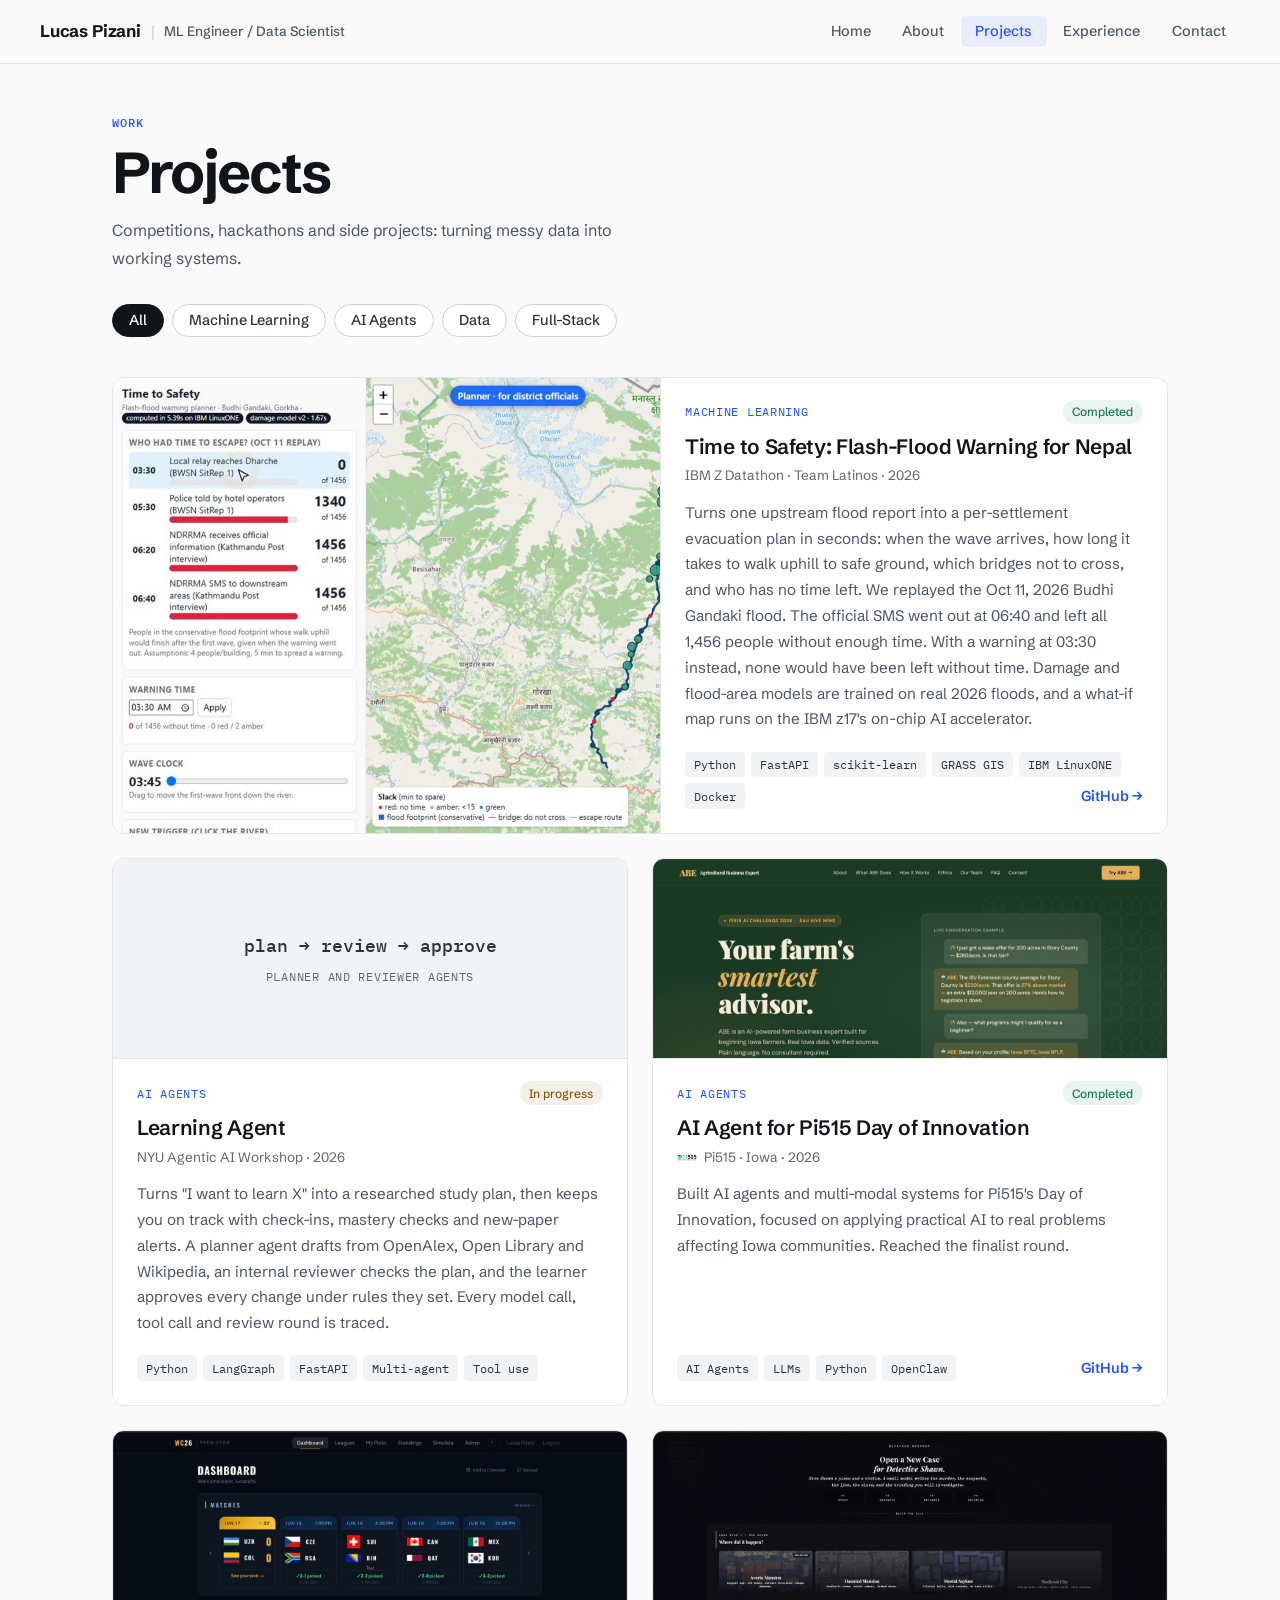
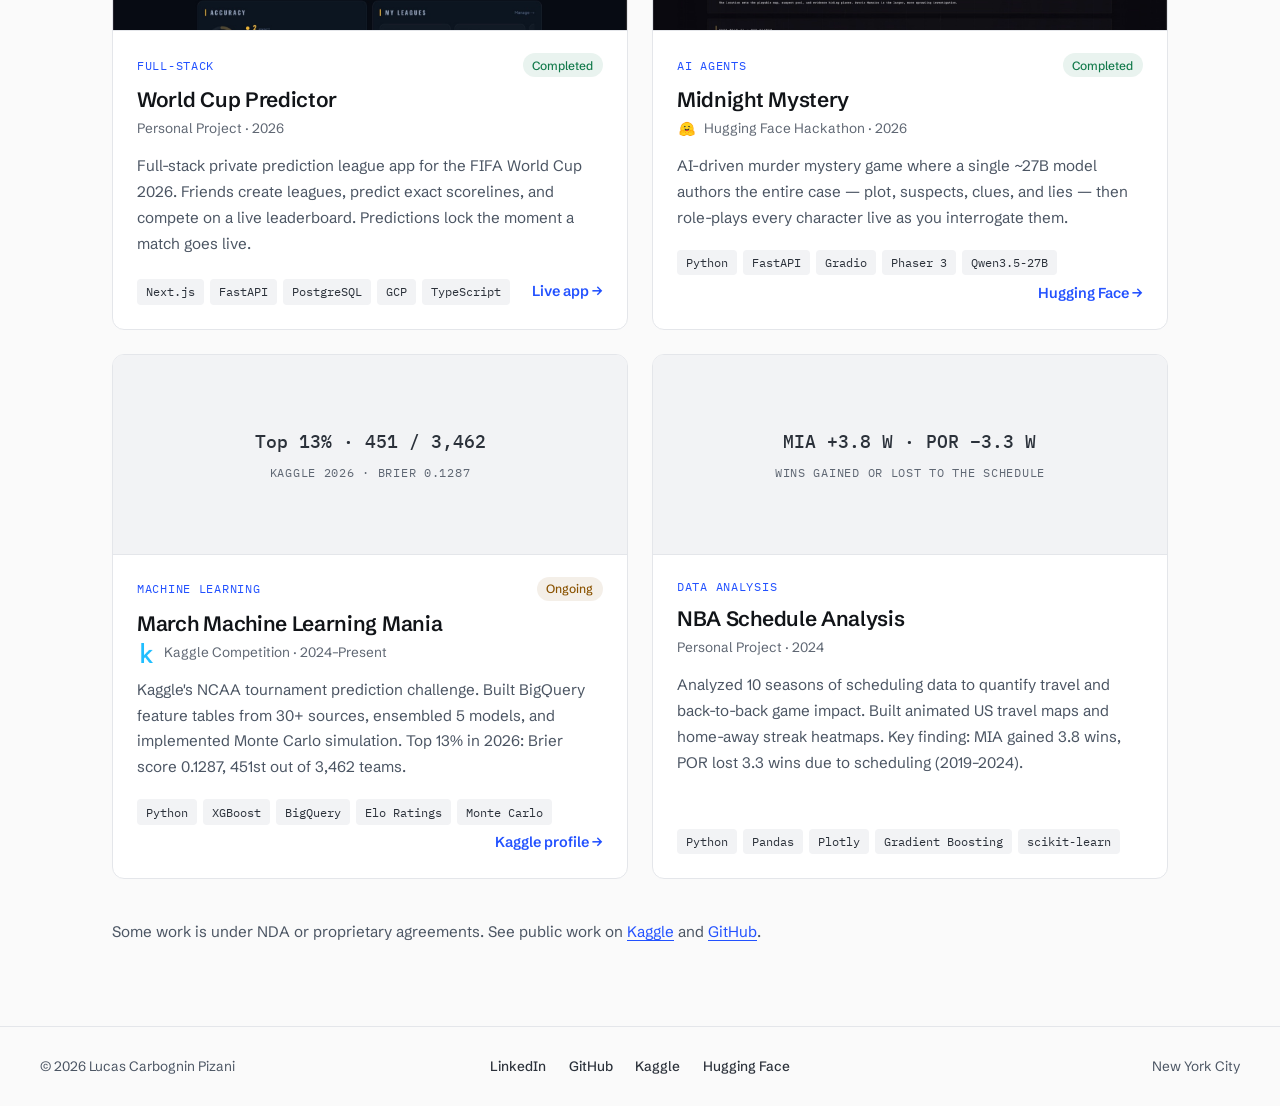
<file: projects.html>
<!DOCTYPE html>
<html lang="en">

<head>
  <meta charset="UTF-8" />
  <meta name="viewport" content="width=device-width, initial-scale=1.0" />
  <!-- Google tag (gtag.js) -->
  <script async src="https://www.googletagmanager.com/gtag/js?id=G-XKRBLCZBWV"></script>
  <script>
    window.dataLayer = window.dataLayer || [];
    function gtag(){dataLayer.push(arguments);}
    gtag('js', new Date());

    gtag('config', 'G-XKRBLCZBWV');
  </script>
  <title>Projects — Lucas Pizani</title>
  <meta name="description"
    content="Projects by Lucas Pizani: flash-flood evacuation planning, AI agents, a World Cup prediction app and Kaggle competition work." />
  <meta property="og:type" content="website" />
  <meta property="og:site_name" content="Lucas Pizani" />
  <meta property="og:title" content="Projects — Lucas Pizani" />
  <meta property="og:description"
    content="Competitions, hackathons and side projects: turning messy data into working systems." />
  <meta property="og:url" content="https://lcpizani.github.io/projects.html" />
  <meta property="og:image" content="https://lcpizani.github.io/assets/profile_hero.jpg" />
  <meta name="twitter:card" content="summary" />
  <link rel="icon" href="favicon.svg" type="image/svg+xml" />
  <link rel="preconnect" href="https://fonts.googleapis.com" />
  <link rel="preconnect" href="https://fonts.gstatic.com" crossorigin />
  <link href="https://fonts.googleapis.com/css2?family=Schibsted+Grotesk:wght@400;500;600;700&family=IBM+Plex+Mono:wght@400;500&display=swap"
    rel="stylesheet" />
  <link rel="stylesheet" href="style.css" />
  <style>
    .proj-intro {
      max-width: 520px;
      margin: 0.8rem 0 2rem;
      color: var(--muted);
    }

    /* filter bar */
    .filter-bar {
      display: flex;
      gap: 0.5rem;
      flex-wrap: wrap;
      margin-bottom: 2.5rem;
    }

    .filter-btn {
      font-family: var(--font-body);
      font-size: 0.9rem;
      font-weight: 500;
      padding: 0.4rem 1rem;
      border-radius: 999px;
      border: 1px solid var(--border-2);
      background: var(--surface);
      color: var(--ink-2);
      cursor: pointer;
      transition: border-color 0.15s, color 0.15s, background 0.15s;
    }

    .filter-btn:hover {
      border-color: var(--ink);
    }

    .filter-btn.active {
      background: var(--ink);
      border-color: var(--ink);
      color: var(--surface);
    }

    /* card grid */
    .proj-grid {
      display: grid;
      grid-template-columns: repeat(2, 1fr);
      gap: 1.5rem;
    }

    .proj-card {
      background: var(--surface);
      border: 1px solid var(--border);
      border-radius: 12px;
      overflow: hidden;
      display: flex;
      flex-direction: column;
    }

    /* the lead project spans the full row, image beside text */
    .proj-card.lead {
      grid-column: 1 / -1;
      flex-direction: row;
    }

    .proj-card.lead .proj-thumb {
      width: 52%;
      height: auto;
      min-height: 280px;
      border-bottom: none;
      border-right: 1px solid var(--border);
    }

    .proj-card.lead .proj-thumb img {
      object-position: left top;
    }

    /* thumbnail */
    .proj-thumb {
      height: 200px;
      overflow: hidden;
      flex-shrink: 0;
      border-bottom: 1px solid var(--border);
      background: var(--surface-2);
    }

    .proj-thumb img {
      width: 100%;
      height: 100%;
      object-fit: cover;
      object-position: top;
      display: block;
    }

    /* text placeholder for projects without a screenshot */
    .thumb-text {
      display: flex;
      align-items: center;
      justify-content: center;
      padding: 1.5rem;
      text-align: center;
      font-family: var(--font-mono);
      font-size: 1.15rem;
      font-weight: 500;
      color: var(--ink-2);
    }

    .thumb-text small {
      display: block;
      font-size: 0.75rem;
      font-weight: 400;
      color: var(--muted-2);
      margin-top: 0.4rem;
      text-transform: uppercase;
      letter-spacing: 0.06em;
    }

    /* card body */
    .proj-body {
      padding: 1.4rem 1.5rem 1.5rem;
      display: flex;
      flex-direction: column;
      flex: 1;
      min-width: 0;
    }

    .proj-meta {
      display: flex;
      justify-content: space-between;
      align-items: center;
      gap: 0.5rem;
      margin-bottom: 0.6rem;
    }

    .proj-cat {
      font-family: var(--font-mono);
      font-size: 0.75rem;
      color: var(--accent);
      text-transform: uppercase;
      letter-spacing: 0.06em;
    }

    .proj-title {
      font-size: 1.3rem;
      font-weight: 600;
      letter-spacing: -0.015em;
      color: var(--ink);
      margin-bottom: 0.35rem;
      line-height: 1.25;
    }

    .proj-company {
      font-size: 0.85rem;
      color: var(--muted-2);
      margin-bottom: 0.8rem;
      display: flex;
      align-items: center;
      gap: 0.45rem;
    }

    .proj-company .logo-chip {
      --chip: 20px;
    }

    .proj-desc {
      font-size: 0.95rem;
      color: var(--muted);
      line-height: 1.7;
      margin-bottom: 1.2rem;
      flex: 1;
    }

    .proj-footer {
      display: flex;
      flex-wrap: wrap;
      gap: 0.4rem;
      align-items: center;
    }

    .proj-link {
      margin-left: auto;
      font-size: 0.9rem;
      font-weight: 600;
      color: var(--accent);
      white-space: nowrap;
      padding-left: 0.5rem;
    }

    .proj-link:hover {
      color: var(--accent-hover);
      text-decoration: underline;
      text-underline-offset: 3px;
    }

    .note-box {
      margin-top: 2.5rem;
      font-size: 0.95rem;
      color: var(--muted);
    }

    .note-box a {
      color: var(--accent);
      text-decoration: underline;
      text-underline-offset: 3px;
    }

    .note-box a:hover {
      color: var(--accent-hover);
    }

    @media (max-width: 860px) {
      .proj-card.lead {
        flex-direction: column;
      }

      .proj-card.lead .proj-thumb {
        width: 100%;
        height: 200px;
        min-height: 0;
        border-right: none;
        border-bottom: 1px solid var(--border);
      }
    }

    @media (max-width: 700px) {
      .proj-grid {
        grid-template-columns: 1fr;
      }
    }
  </style>
</head>

<body>
  <nav>
    <a class="nav-brand" href="index.html">
      <span class="nav-name">Lucas Pizani</span>
      <span class="nav-sep">|</span>
      <span class="nav-role">ML Engineer / Data Scientist</span>
    </a>
    <ul class="nav-links">
      <li><a href="index.html">Home</a></li>
      <li><a href="about.html">About</a></li>
      <li><a href="projects.html" class="active">Projects</a></li>
      <li><a href="experience.html">Experience</a></li>
      <li><a href="contact.html">Contact</a></li>
    </ul>
    <button class="nav-burger" aria-label="Toggle menu" aria-expanded="false">
      <span></span>
      <span></span>
      <span></span>
    </button>
  </nav>

  <div class="page">
    <p class="eyebrow fade">Work</p>
    <h1 class="fade-2">Projects</h1>
    <p class="proj-intro fade-2">Competitions, hackathons and side projects: turning messy data into working systems.</p>

    <div class="filter-bar fade-3">
      <button class="filter-btn active" data-cat="all">All</button>
      <button class="filter-btn" data-cat="ml">Machine Learning</button>
      <button class="filter-btn" data-cat="ai">AI Agents</button>
      <button class="filter-btn" data-cat="data">Data</button>
      <button class="filter-btn" data-cat="fullstack">Full-Stack</button>
    </div>

    <div class="proj-grid">

      <div class="proj-card lead fade-3" data-cats="ml,data,fullstack">
        <div class="proj-thumb">
          <img src="assets/screenshot_evac.jpg" alt="Time to Safety flood warning planner" />
        </div>
        <div class="proj-body">
          <div class="proj-meta">
            <span class="proj-cat">Machine Learning</span>
            <span class="proj-status s-done">Completed</span>
          </div>
          <div class="proj-title">Time to Safety: Flash-Flood Warning for Nepal</div>
          <div class="proj-company">IBM Z Datathon · Team Latinos · 2026</div>
          <p class="proj-desc">Turns one upstream flood report into a per-settlement evacuation plan in seconds: when the
            wave arrives, how long it takes to walk uphill to safe ground, which bridges not to cross, and who has no
            time left. We replayed the Oct 11, 2026 Budhi Gandaki flood. The official SMS went out at 06:40 and left
            all 1,456 people without enough time. With a warning at 03:30 instead, none would have been left without
            time. Damage and flood-area models are trained on real 2026 floods, and a what-if map runs on the IBM
            z17's on-chip AI accelerator.</p>
          <div class="proj-footer">
            <span class="tag">Python</span><span class="tag">FastAPI</span><span class="tag">scikit-learn</span><span
              class="tag">GRASS GIS</span><span class="tag">IBM LinuxONE</span><span class="tag">Docker</span>
            <a class="proj-link" href="https://github.com/larubiano0/evac-ai" target="_blank" rel="noopener"
              data-track="projects: time to safety">GitHub →</a>
          </div>
        </div>
      </div>

      <div class="proj-card fade-3" data-cats="ai">
        <div class="proj-thumb thumb-text">
          <div>plan → review → approve<small>planner and reviewer agents</small></div>
        </div>
        <div class="proj-body">
          <div class="proj-meta">
            <span class="proj-cat">AI Agents</span>
            <span class="proj-status s-wip">In progress</span>
          </div>
          <div class="proj-title">Learning Agent</div>
          <div class="proj-company">NYU Agentic AI Workshop · 2026</div>
          <p class="proj-desc">Turns "I want to learn X" into a researched study plan, then keeps you on track with
            check-ins, mastery checks and new-paper alerts. A planner agent drafts from OpenAlex, Open Library and
            Wikipedia, an internal reviewer checks the plan, and the learner approves every change under rules they
            set. Every model call, tool call and review round is traced.</p>
          <div class="proj-footer">
            <span class="tag">Python</span><span class="tag">LangGraph</span><span class="tag">FastAPI</span><span
              class="tag">Multi-agent</span><span class="tag">Tool use</span>
          </div>
        </div>
      </div>

      <div class="proj-card fade-3" data-cats="ai">
        <div class="proj-thumb">
          <img src="assets/screenshot_abe.jpg" alt="Agricultural Business Expert" loading="lazy" />
        </div>
        <div class="proj-body">
          <div class="proj-meta">
            <span class="proj-cat">AI Agents</span>
            <span class="proj-status s-done">Completed</span>
          </div>
          <div class="proj-title">AI Agent for Pi515 Day of Innovation</div>
          <div class="proj-company">
            <span class="logo-chip"><img src="assets/pi515.png" alt="Pi515" onerror="this.remove()"></span>
            Pi515 · Iowa · 2026
          </div>
          <p class="proj-desc">Built AI agents and multi-modal systems for Pi515's Day of Innovation, focused on
            applying practical AI to real problems affecting Iowa communities. Reached the finalist round.</p>
          <div class="proj-footer">
            <span class="tag">AI Agents</span><span class="tag">LLMs</span><span class="tag">Python</span><span
              class="tag">OpenClaw</span>
            <a class="proj-link" href="https://github.com/lcpizani/ABE/" target="_blank" rel="noopener"
              data-track="projects: pi515 abe">GitHub →</a>
          </div>
        </div>
      </div>

      <div class="proj-card fade-3" data-cats="fullstack">
        <div class="proj-thumb">
          <img src="assets/screenshot_wc.jpg" alt="World Cup Predictor screenshot" loading="lazy" />
        </div>
        <div class="proj-body">
          <div class="proj-meta">
            <span class="proj-cat">Full-Stack</span>
            <span class="proj-status s-done">Completed</span>
          </div>
          <div class="proj-title">World Cup Predictor</div>
          <div class="proj-company">Personal Project · 2026</div>
          <p class="proj-desc">Full-stack private prediction league app for the FIFA World Cup 2026. Friends create
            leagues, predict exact scorelines, and compete on a live leaderboard. Predictions lock the moment a match
            goes live.</p>
          <div class="proj-footer">
            <span class="tag">Next.js</span><span class="tag">FastAPI</span><span class="tag">PostgreSQL</span><span
              class="tag">GCP</span><span class="tag">TypeScript</span>
            <a class="proj-link" href="https://wcfootballpredictions.com" target="_blank" rel="noopener"
              data-track="projects: world cup predictor">Live app →</a>
          </div>
        </div>
      </div>

      <div class="proj-card fade-4" data-cats="ai">
        <div class="proj-thumb">
          <img src="assets/screenshot_mm.jpg" alt="Midnight Mystery" loading="lazy" />
        </div>
        <div class="proj-body">
          <div class="proj-meta">
            <span class="proj-cat">AI Agents</span>
            <span class="proj-status s-done">Completed</span>
          </div>
          <div class="proj-title">Midnight Mystery</div>
          <div class="proj-company">
            <span class="logo-chip"><img src="assets/huggingface.png" alt="Hugging Face" onerror="this.remove()"></span>
            Hugging Face Hackathon · 2026
          </div>
          <p class="proj-desc">AI-driven murder mystery game where a single ~27B model authors the entire case — plot,
            suspects, clues, and lies — then role-plays every character live as you interrogate them.</p>
          <div class="proj-footer">
            <span class="tag">Python</span><span class="tag">FastAPI</span><span class="tag">Gradio</span><span
              class="tag">Phaser 3</span><span class="tag">Qwen3.5-27B</span>
            <a class="proj-link" href="https://huggingface.co/spaces/lcpizani/midnight_mystery_space" target="_blank"
              rel="noopener" data-track="projects: midnight mystery">Hugging Face →</a>
          </div>
        </div>
      </div>

      <div class="proj-card fade-4" data-cats="ml,data">
        <div class="proj-thumb thumb-text">
          <div>Top 13% · 451 / 3,462<small>Kaggle 2026 · Brier 0.1287</small></div>
        </div>
        <div class="proj-body">
          <div class="proj-meta">
            <span class="proj-cat">Machine Learning</span>
            <span class="proj-status s-wip">Ongoing</span>
          </div>
          <div class="proj-title">March Machine Learning Mania</div>
          <div class="proj-company">
            <span class="logo-chip"><img src="assets/kaggle.png" alt="Kaggle" onerror="this.remove()"></span>
            Kaggle Competition · 2024–Present
          </div>
          <p class="proj-desc">Kaggle's NCAA tournament prediction challenge. Built BigQuery feature tables from 30+
            sources, ensembled 5 models, and implemented Monte Carlo simulation. Top 13% in 2026: Brier score 0.1287,
            451st out of 3,462 teams.</p>
          <div class="proj-footer">
            <span class="tag">Python</span><span class="tag">XGBoost</span><span class="tag">BigQuery</span><span
              class="tag">Elo Ratings</span><span class="tag">Monte Carlo</span>
            <a class="proj-link" href="https://kaggle.com/lucascarbogninpizani" target="_blank" rel="noopener"
              data-track="projects: kaggle profile">Kaggle profile →</a>
          </div>
        </div>
      </div>

      <div class="proj-card fade-4" data-cats="data,ml">
        <div class="proj-thumb thumb-text">
          <div>MIA +3.8 W · POR −3.3 W<small>wins gained or lost to the schedule</small></div>
        </div>
        <div class="proj-body">
          <div class="proj-meta">
            <span class="proj-cat">Data Analysis</span>
          </div>
          <div class="proj-title">NBA Schedule Analysis</div>
          <div class="proj-company">Personal Project · 2024</div>
          <p class="proj-desc">Analyzed 10 seasons of scheduling data to quantify travel and back-to-back game impact.
            Built animated US travel maps and home-away streak heatmaps. Key finding: MIA gained 3.8 wins, POR lost 3.3
            wins due to scheduling (2019–2024).</p>
          <div class="proj-footer">
            <span class="tag">Python</span><span class="tag">Pandas</span><span class="tag">Plotly</span><span
              class="tag">Gradient Boosting</span><span class="tag">scikit-learn</span>
          </div>
        </div>
      </div>

    </div>

    <p class="note-box fade-5">
      Some work is under NDA or proprietary agreements. See public work on
      <a href="https://kaggle.com/lucascarbogninpizani" target="_blank" rel="noopener">Kaggle</a> and
      <a href="https://github.com/lcpizani" target="_blank" rel="noopener">GitHub</a>.
    </p>
  </div>

  <footer>
    <span>© 2026 Lucas Carbognin Pizani</span>
    <div class="footer-links">
      <a href="https://linkedin.com/in/lucas-c-pizani" target="_blank" rel="noopener">LinkedIn</a>
      <a href="https://github.com/lcpizani" target="_blank" rel="noopener">GitHub</a>
      <a href="https://kaggle.com/lucascarbogninpizani" target="_blank" rel="noopener">Kaggle</a>
      <a href="https://huggingface.co/lcpizani" target="_blank" rel="noopener">Hugging Face</a>
    </div>
    <span class="footer-loc">New York City</span>
  </footer>

  <script>
    const btns = document.querySelectorAll('.filter-btn');
    const cards = document.querySelectorAll('.proj-card');
    btns.forEach(btn => {
      btn.addEventListener('click', () => {
        const cat = btn.dataset.cat;
        btns.forEach(b => b.classList.remove('active'));
        btn.classList.add('active');
        cards.forEach(card => {
          const show = cat === 'all' || card.dataset.cats.split(',').includes(cat);
          card.style.display = show ? '' : 'none';
        });
      });
    });
  </script>
  <script src="nav.js"></script>
</body>

</html>
</file>
<file: style.css>
:root {
  /* ── Canvas ── */
  --bg:        #FAFAFA;
  --surface:   #FFFFFF;
  --surface-2: #F2F3F5;

  /* ── Text ── */
  --ink:       #111418;
  --ink-2:     #2B313A;
  --muted:     #4B5563;
  --muted-2:   #5F6773;

  /* ── Structure ── */
  --border:    #E4E6EA;
  --border-2:  #CBD0D6;

  /* ── Accent (the only brand color) ── */
  --accent:       #2251FF;
  --accent-hover: #1A3FD1;
  --accent-dim:   rgba(34, 81, 255, 0.08);

  /* ── Status ── */
  --green:     #127A4B;
  --green-dim: rgba(18, 122, 75, 0.09);
  --amber:     #8A5300;
  --amber-dim: rgba(138, 83, 0, 0.09);

  /* ── Fonts ── */
  --font-body: 'Schibsted Grotesk', system-ui, -apple-system, 'Segoe UI', sans-serif;
  --font-mono: 'IBM Plex Mono', ui-monospace, Menlo, monospace;
}

*, *::before, *::after { box-sizing: border-box; margin: 0; padding: 0; }
html { scroll-behavior: smooth; scroll-padding-top: 84px; }

body {
  font-family: var(--font-body);
  background: var(--bg);
  color: var(--ink);
  font-size: 16px;
  line-height: 1.6;
  -webkit-font-smoothing: antialiased;
  min-height: 100vh;
}

::selection { background: var(--accent-dim); color: var(--ink); }

a { color: inherit; text-decoration: none; }

:focus-visible {
  outline: 2px solid var(--accent);
  outline-offset: 3px;
  border-radius: 4px;
}

/* ── NAV ── */
nav {
  position: fixed; top: 0; left: 0; right: 0; z-index: 100;
  background: rgba(250, 250, 250, 0.92);
  backdrop-filter: blur(16px);
  -webkit-backdrop-filter: blur(16px);
  border-bottom: 1px solid var(--border);
  height: 64px;
  display: flex; align-items: center; justify-content: space-between;
  padding: 0 2.5rem;
}

.nav-brand {
  display: flex; align-items: center; gap: 0.6rem;
  flex-shrink: 0;
}
.nav-name {
  font-size: 1.05rem;
  font-weight: 700;
  color: var(--ink);
  letter-spacing: -0.01em;
}
.nav-sep { color: var(--border-2); }
.nav-role {
  font-size: 0.85rem;
  font-weight: 500;
  color: var(--muted);
}

.nav-links { display: flex; gap: 0.15rem; list-style: none; }
.nav-links a {
  font-size: 0.9rem;
  font-weight: 500;
  color: var(--muted);
  padding: 0.4rem 0.9rem;
  border-radius: 6px;
  transition: color 0.15s, background 0.15s;
}
.nav-links a:hover { color: var(--ink); background: var(--surface-2); }
.nav-links a.active { color: var(--accent); background: var(--accent-dim); }

/* ── PAGE CONTAINER ── */
.page { max-width: 1120px; margin: 0 auto; padding: 112px 2rem 5rem; position: relative; }

/* ── TYPOGRAPHY ── */
h1 {
  font-size: clamp(2.4rem, 5vw, 3.6rem);
  font-weight: 700;
  letter-spacing: -0.035em;
  line-height: 1.05;
  color: var(--ink);
  text-wrap: balance;
}
h1 .accent { color: var(--accent); }

h2 {
  font-size: 1.6rem;
  font-weight: 600;
  letter-spacing: -0.02em;
  line-height: 1.25;
  color: var(--ink);
  text-wrap: balance;
}

h3 {
  font-size: 0.8rem;
  font-weight: 600;
  text-transform: uppercase;
  letter-spacing: 0.08em;
  color: var(--muted);
  margin-bottom: 1.2rem;
}

p { color: var(--ink-2); line-height: 1.75; font-size: 1rem; }

.section-label {
  font-family: var(--font-mono);
  font-size: 0.75rem;
  font-weight: 500;
  text-transform: uppercase;
  letter-spacing: 0.08em;
  color: var(--accent);
  margin-bottom: 0.4rem;
}

.section-head {
  font-size: clamp(1.5rem, 2.6vw, 2rem);
  font-weight: 700;
  letter-spacing: -0.025em;
  color: var(--ink);
}

/* ── EYEBROW ── */
.eyebrow {
  font-family: var(--font-mono);
  font-size: 0.75rem;
  font-weight: 500;
  color: var(--accent);
  letter-spacing: 0.08em;
  text-transform: uppercase;
  margin-bottom: 0.6rem;
}

/* ── DIVIDER ── */
.divider {
  height: 1px;
  background: var(--border);
  margin: 3.5rem 0;
}

/* ── ORG LOGO CHIP ── */
.logo-chip {
  --chip: 22px;
  position: relative;
  display: inline-flex; align-items: center; justify-content: center;
  flex-shrink: 0;
  width: var(--chip); height: var(--chip);
  overflow: hidden;
  vertical-align: middle;
}
.logo-chip img {
  position: absolute; inset: 0;
  width: 100%; height: 100%;
  object-fit: contain;
}

/* ── TAG ── */
.tag {
  font-family: var(--font-mono);
  font-size: 0.75rem;
  padding: 0.2rem 0.55rem;
  background: var(--surface-2);
  border-radius: 4px;
  color: var(--ink-2);
  white-space: nowrap;
}

/* ── BUTTONS ── */
.btn {
  display: inline-flex; align-items: center; gap: 0.45rem;
  padding: 0.72rem 1.4rem;
  border-radius: 8px;
  font-family: var(--font-body);
  font-size: 0.95rem;
  font-weight: 600;
  transition: background 0.15s, border-color 0.15s, color 0.15s;
  cursor: pointer;
  border: 1.5px solid transparent;
}
.btn-primary {
  background: var(--accent);
  color: #fff;
  border-color: var(--accent);
}
.btn-primary:hover {
  background: var(--accent-hover);
  border-color: var(--accent-hover);
}
.btn-outline {
  background: var(--surface);
  color: var(--ink);
  border-color: var(--border-2);
}
.btn-outline:hover {
  border-color: var(--ink);
}

/* ── STATUS PILLS ── */
.proj-status {
  font-size: 0.75rem;
  font-weight: 500;
  padding: 0.15rem 0.6rem;
  border-radius: 999px;
  white-space: nowrap;
  flex-shrink: 0;
}
.s-wip  { background: var(--amber-dim); color: var(--amber); }
.s-done { background: var(--green-dim); color: var(--green); }
.s-private { background: var(--surface-2); color: var(--muted); }

/* ── AVAILABILITY PILL ── */
.avail-pill {
  display: inline-flex; align-items: center; gap: 0.5rem;
  background: var(--green-dim);
  border-radius: 999px;
  padding: 0.4rem 1rem;
  font-size: 0.85rem;
  font-weight: 500;
  color: var(--green);
  align-self: flex-start;
}
.avail-pill.nyu {
  background: var(--accent-dim);
  color: var(--accent);
}
.avail-dot {
  width: 7px; height: 7px;
  border-radius: 50%;
  background: currentColor;
}

/* ── FADE ANIMATIONS ── */
@keyframes fadeUp {
  from { opacity: 0; transform: translateY(10px); }
  to   { opacity: 1; transform: translateY(0); }
}
.fade   { animation: fadeUp 0.45s ease both; }
.fade-2 { animation: fadeUp 0.45s 0.06s ease both; }
.fade-3 { animation: fadeUp 0.45s 0.12s ease both; }
.fade-4 { animation: fadeUp 0.45s 0.18s ease both; }
.fade-5 { animation: fadeUp 0.45s 0.24s ease both; }

@media (prefers-reduced-motion: reduce) {
  html { scroll-behavior: auto; }
  *, *::before, *::after {
    animation: none !important;
    transition: none !important;
  }
}

/* ── FOOTER ── */
footer {
  border-top: 1px solid var(--border);
  padding: 1.8rem 2.5rem;
  display: grid;
  grid-template-columns: 1fr auto 1fr;
  align-items: center;
  gap: 1rem;
  font-size: 0.85rem;
  color: var(--muted);
}
.footer-links {
  display: flex; gap: 1.4rem; flex-wrap: wrap; justify-content: center;
}
.footer-links a {
  font-weight: 500;
  color: var(--ink-2);
  transition: color 0.15s;
}
.footer-links a:hover { color: var(--accent); }
.footer-loc { text-align: right; }

/* ── HAMBURGER BUTTON ── */
.nav-burger {
  display: none;
  flex-direction: column;
  justify-content: center;
  align-items: center;
  gap: 5px;
  width: 40px;
  height: 40px;
  background: none;
  border: 1px solid var(--border);
  border-radius: 8px;
  cursor: pointer;
  padding: 0;
  flex-shrink: 0;
  transition: border-color 0.15s;
}
.nav-burger:hover { border-color: var(--ink); }
.nav-burger span {
  display: block;
  width: 16px;
  height: 1.5px;
  background: var(--ink);
  border-radius: 2px;
  transition: transform 0.22s ease, opacity 0.22s ease;
  transform-origin: center;
}
nav.nav-open .nav-burger span:nth-child(1) { transform: translateY(6.5px) rotate(45deg); }
nav.nav-open .nav-burger span:nth-child(2) { opacity: 0; transform: scaleX(0); }
nav.nav-open .nav-burger span:nth-child(3) { transform: translateY(-6.5px) rotate(-45deg); }

/* ── MOBILE MENU DROPDOWN ── */
@media (max-width: 768px) {
  nav {
    padding: 0 1rem;
    flex-wrap: wrap;
    height: auto;
    min-height: 56px;
  }
  .nav-brand { padding: 0.75rem 0; }
  .nav-role, .nav-sep { display: none; }
  .nav-links { display: none; }
  .nav-burger { display: flex; }

  nav.nav-open .nav-links {
    display: flex;
    flex-direction: column;
    width: 100%;
    padding: 0.5rem 0 0.75rem;
    gap: 0.1rem;
    border-top: 1px solid var(--border);
    order: 10;
  }
  nav.nav-open .nav-links a {
    display: block;
    font-size: 1rem;
    padding: 0.7rem 0.75rem;
  }

  html { scroll-padding-top: 56px; }
  .page { padding: 88px 1.25rem 4rem; }
  footer { grid-template-columns: 1fr; gap: 0.6rem; text-align: center; padding: 1.4rem 1.25rem; }
  .footer-loc { text-align: center; }
}
</file>
